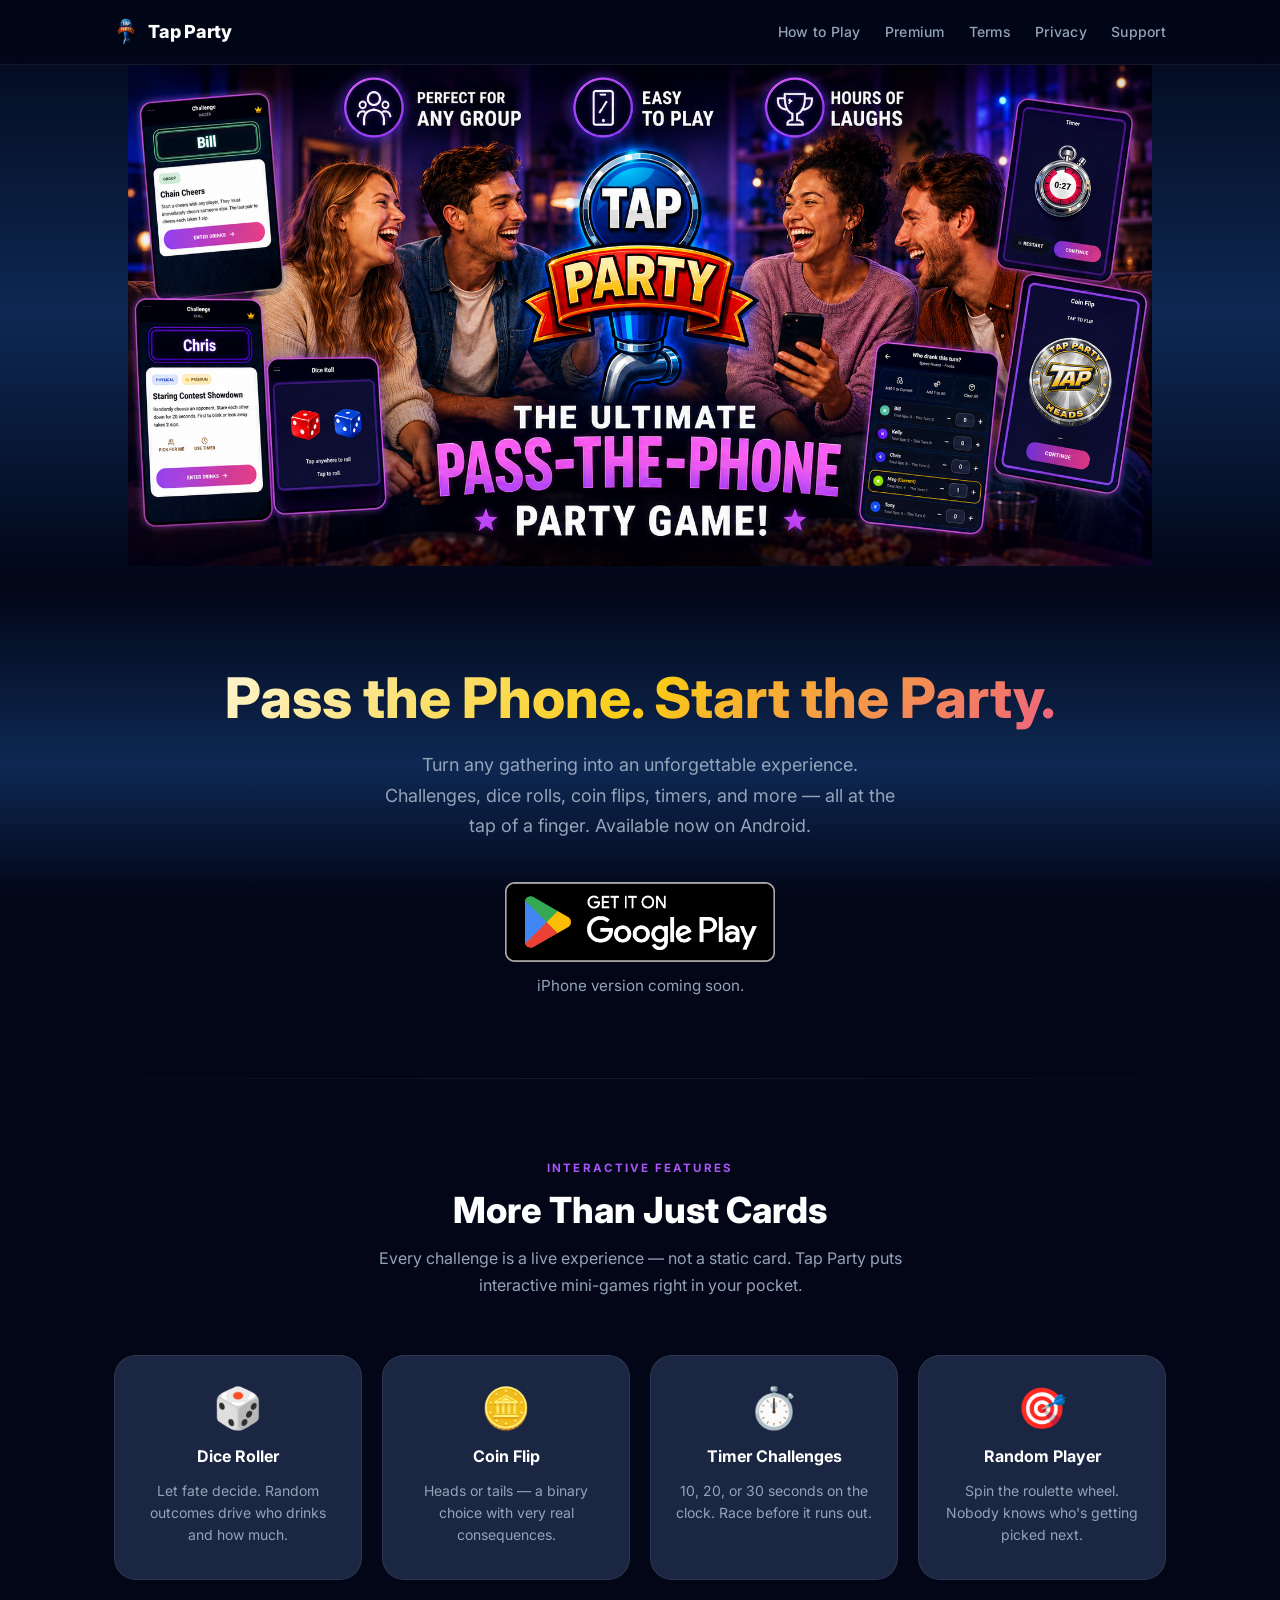
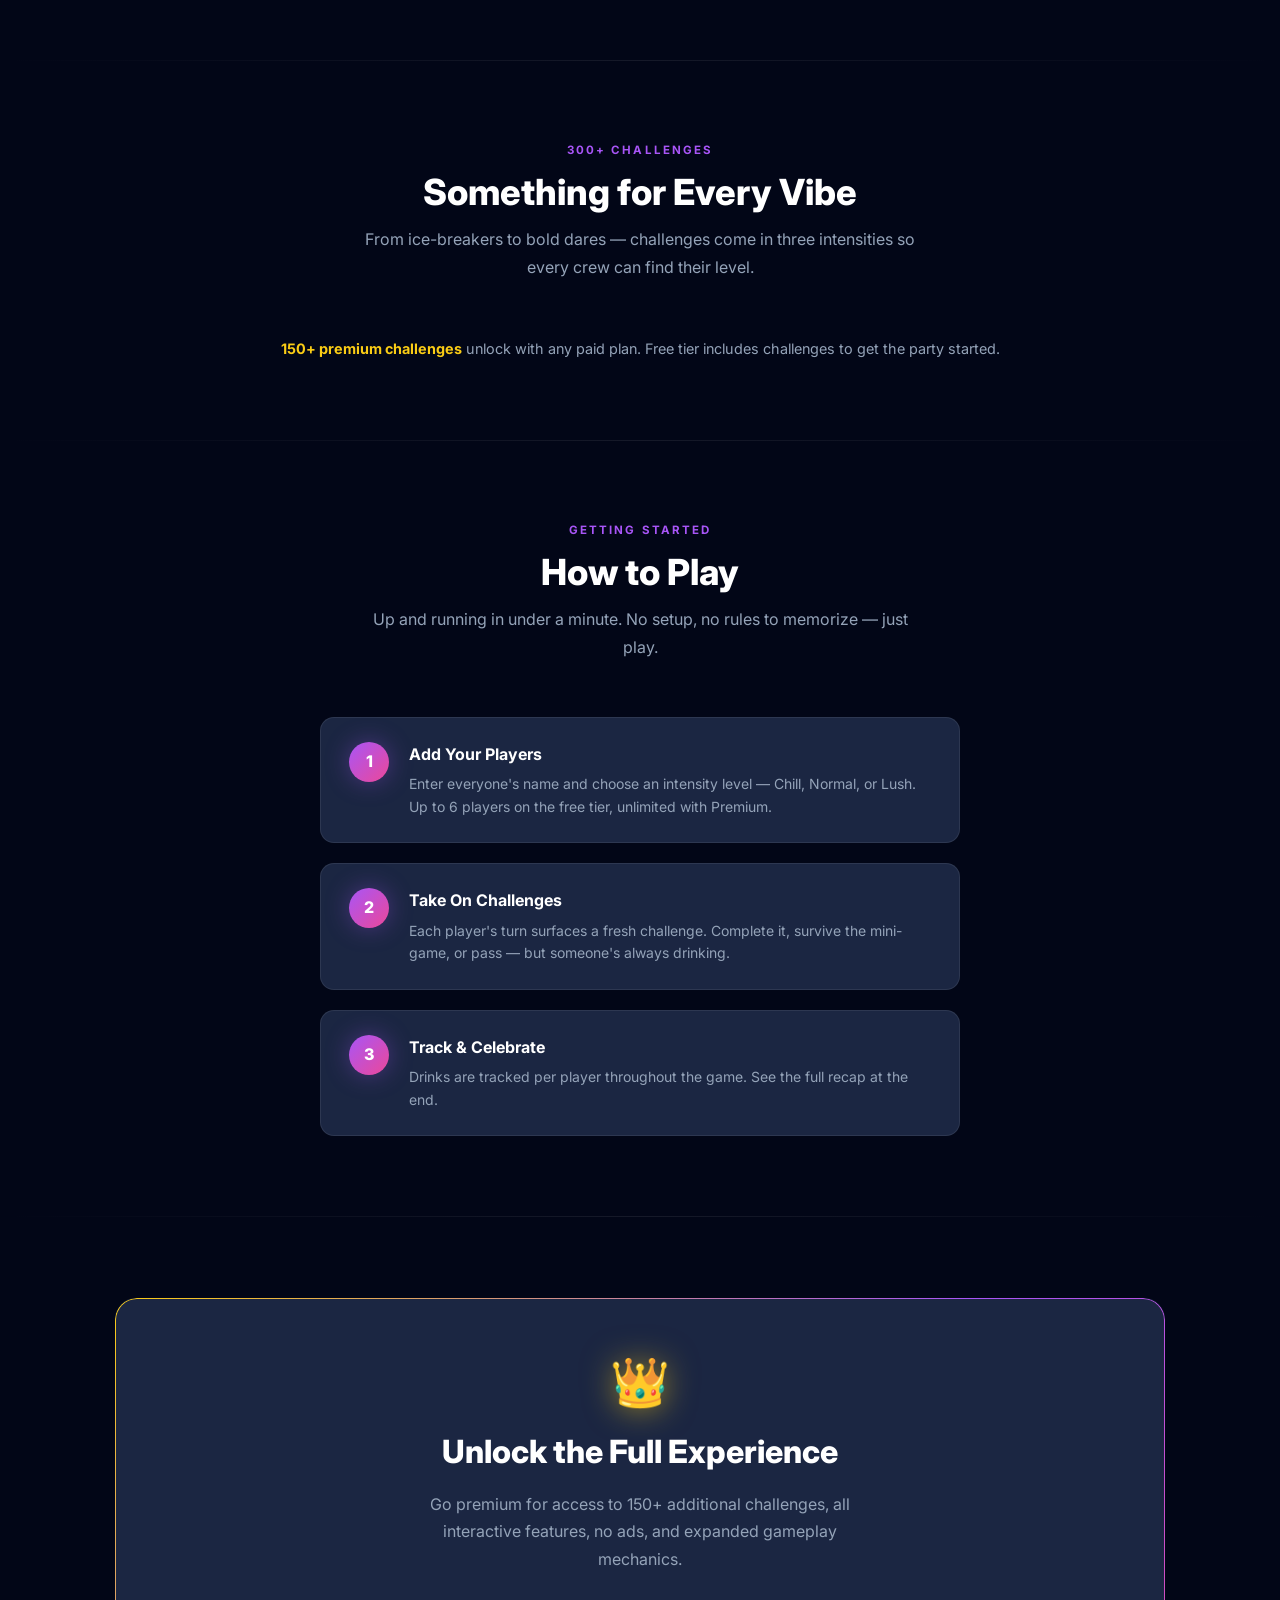
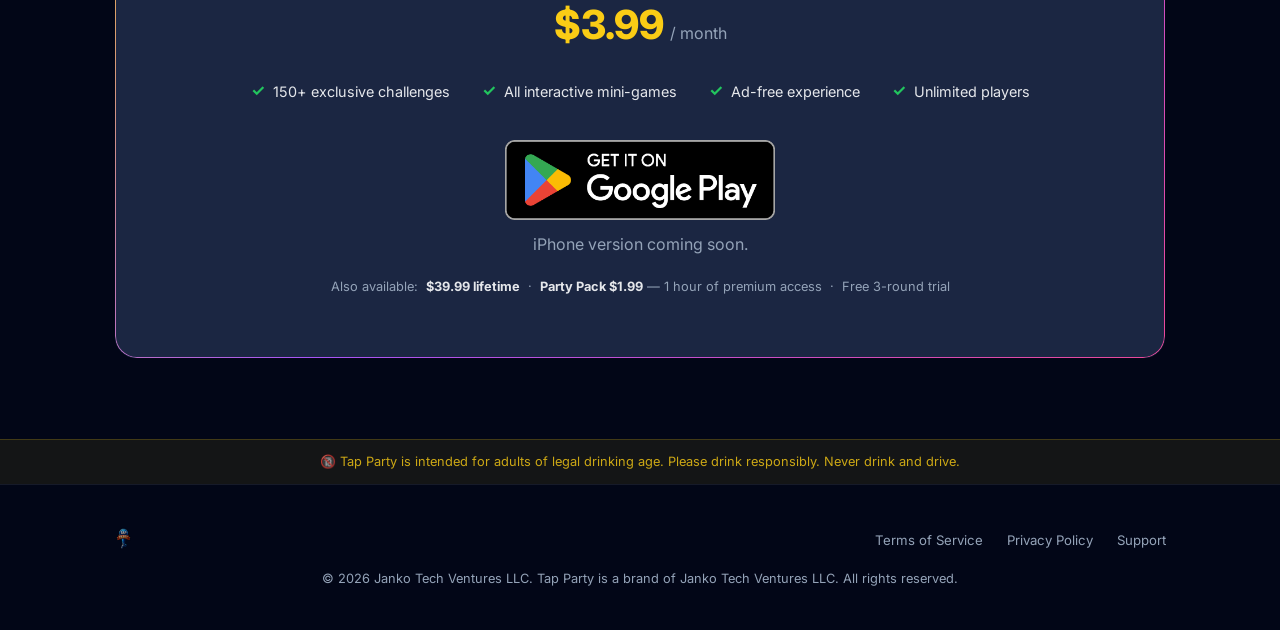
<file: index.html>
<!DOCTYPE html>
<html lang="en">
<head>
  <meta charset="UTF-8" />
  <meta name="viewport" content="width=device-width, initial-scale=1.0" />
  <meta name="description" content="Tap Party — The ultimate social drinking game. 300+ challenges, dice, coin flips, timers, and more. Available now on Android." />
  <meta property="og:title" content="Tap Party — The Ultimate Drinking Party Game" />
  <meta property="og:description" content="Turn any gathering into a party with interactive challenges, dice rolls, coin flips, and more." />
  <meta property="og:type" content="website" />
  <meta property="og:url" content="https://tap-party.com" />
  <meta name="google-site-verification" content="l_l-VH6qj3rCQgFHsSrw2ccgy7wquOpOQwrMKdDGt5Q" />
  <link rel="canonical" href="https://tap-party.com/" />
  
  <title>Tap Party — The Ultimate Drinking Party Game</title>

  <!-- Favicon -->
  <link rel="icon" type="image/png" href="assets/favicon.png" />

  <!-- Fonts -->
  <link rel="preconnect" href="https://fonts.googleapis.com" />
  <link rel="preconnect" href="https://fonts.gstatic.com" crossorigin />
  <link href="https://fonts.googleapis.com/css2?family=Inter:wght@400;500;700;800&display=swap" rel="stylesheet" />

  <!-- Stylesheet -->
  <link rel="stylesheet" href="styles.css" />
</head>
<body>

  <!-- ── Navigation ── -->
  <nav class="nav">
    <div class="container nav__inner">
      <a href="index.html" class="nav__brand">
        <img
          src="assets/images/logo-main2.png"
          alt="Tap Party"
          class="nav__logo"
        />
        <span class="nav__brand-text">Tap Party</span>
      </a>
      <ul class="nav__links">
        <li><a href="#how-to-play">How to Play</a></li>
        <li><a href="#premium">Premium</a></li>
        <li><a href="terms.html">Terms</a></li>
        <li><a href="privacy.html">Privacy</a></li>
        <li><a href="support.html">Support</a></li>
      </ul>
    </div>
  </nav>

  <!-- ── Hero Banner ── -->
  <div class="hero-banner">
    <img
      src="assets/images/Banner1024x500.png"
      alt="Tap Party — The Ultimate Pass-the-Phone Game"
      class="hero-banner__img"
    />
  </div>

  <!-- ── Hero ── -->
  <section class="hero">
    <div class="container">
      <h1 class="hero__title">Pass the Phone. Start the Party.</h1>

      <p class="hero__subtitle">
        Turn any gathering into an unforgettable experience. Challenges, dice rolls,
        coin flips, timers, and more — all at the tap of a finger. Available now on Android.
      </p>

      <div class="store-badges">
        <a
          href="https://play.google.com/store/apps/details?id=com.jankotechventures.tapparty"
          target="_blank"
          rel="noopener noreferrer"
        >
          <img
            src="assets/images/GetItOnGooglePlay_Badge_Web_color_English.png"
            alt="Get it on Google Play"
            style="height:80px;width:auto;"
          />
        </a>
      </div>

      <p style="margin-top:12px;color:var(--text-muted);font-size:.95rem;">
        iPhone version coming soon.
      </p>
    </div>
  </section>

  <hr class="divider" />

  <!-- ── Features ── -->
  <section class="features" id="features">
    <div class="container">
      <p class="section-label">Interactive Features</p>
      <h2 class="section-title">More Than Just Cards</h2>
      <p class="section-desc">
        Every challenge is a live experience — not a static card. Tap Party puts
        interactive mini-games right in your pocket.
      </p>

      <div class="features__grid">
        <div class="feature-card">
          <div class="feature-card__icon">🎲</div>
          <div class="feature-card__title">Dice Roller</div>
          <div class="feature-card__desc">
            Let fate decide. Random outcomes drive who drinks and how much.
          </div>
        </div>

        <div class="feature-card">
          <div class="feature-card__icon">🪙</div>
          <div class="feature-card__title">Coin Flip</div>
          <div class="feature-card__desc">
            Heads or tails — a binary choice with very real consequences.
          </div>
        </div>

        <div class="feature-card">
          <div class="feature-card__icon">⏱️</div>
          <div class="feature-card__title">Timer Challenges</div>
          <div class="feature-card__desc">
            10, 20, or 30 seconds on the clock. Race before it runs out.
          </div>
        </div>

        <div class="feature-card">
          <div class="feature-card__icon">🎯</div>
          <div class="feature-card__title">Random Player</div>
          <div class="feature-card__desc">
            Spin the roulette wheel. Nobody knows who's getting picked next.
          </div>
        </div>
      </div>
    </div>
  </section>

  <hr class="divider" />

  <!-- ── Challenge Examples ── -->
  <section class="features" id="challenges">
    <div class="container">
      <p class="section-label">300+ Challenges</p>
      <h2 class="section-title">Something for Every Vibe</h2>
      <p class="section-desc">
        From ice-breakers to bold dares — challenges come in three intensities
        so every crew can find their level.
      </p>

 <!--     <div class="challenges__grid">
        <div class="challenge-card">
          <div class="challenge-card__tags">
            <span class="tag tag--chill">Chill</span>
            <span class="tag tag--free">Free</span>
          </div>
          <div class="challenge-card__title">Cheers to the Host</div>
          <div class="challenge-card__desc">
            Everyone raises their glass to the host. Host takes a well-earned sip.
          </div>
        </div>

        <div class="challenge-card">
          <div class="challenge-card__tags">
            <span class="tag tag--normal">Normal</span>
            <span class="tag tag--free">Free</span>
          </div>
          <div class="challenge-card__title">Table Tap</div>
          <div class="challenge-card__desc">
            Everyone taps the table. Last person to tap has to drink.
          </div>
        </div>

        <div class="challenge-card">
          <div class="challenge-card__tags">
            <span class="tag tag--normal">Normal</span>
            <span class="tag tag--premium">Premium</span>
          </div>
          <div class="challenge-card__title">Two Truths, One Sip</div>
          <div class="challenge-card__desc">
            Share two truths and one lie. Anyone who guesses wrong takes a sip.
          </div>
        </div>

        <div class="challenge-card">
          <div class="challenge-card__tags">
            <span class="tag tag--lush">Lush</span>
            <span class="tag tag--premium">Premium</span>
          </div>
          <div class="challenge-card__title">Truth or Sip</div>
          <div class="challenge-card__desc">
            Answer a bold question honestly — or take 2 sips. No hiding allowed.
          </div>
        </div>
      </div>
-->
      <p class="challenges__cta">
        <strong>150+ premium challenges</strong> unlock with any paid plan. Free tier includes challenges to get the party started.
      </p>
      
    </div>
  </section>

  <hr class="divider" />

  <!-- ── How to Play ── -->
  <section class="howto" id="how-to-play">
    <div class="container">
      <p class="section-label">Getting Started</p>
      <h2 class="section-title">How to Play</h2>
      <p class="section-desc">
        Up and running in under a minute. No setup, no rules to memorize — just play.
      </p>

      <div class="howto__steps">
        <div class="step">
          <div class="step__number">1</div>
          <div>
            <div class="step__title">Add Your Players</div>
            <div class="step__desc">
              Enter everyone's name and choose an intensity level — Chill, Normal, or Lush.
              Up to 6 players on the free tier, unlimited with Premium.
            </div>
          </div>
        </div>

        <div class="step">
          <div class="step__number">2</div>
          <div>
            <div class="step__title">Take On Challenges</div>
            <div class="step__desc">
              Each player's turn surfaces a fresh challenge. Complete it, survive the
              mini-game, or pass — but someone's always drinking.
            </div>
          </div>
        </div>

        <div class="step">
          <div class="step__number">3</div>
          <div>
            <div class="step__title">Track &amp; Celebrate</div>
            <div class="step__desc">
              Drinks are tracked per player throughout the game. See the full recap
              at the end.
            </div>
          </div>
        </div>
      </div>
    </div>
  </section>

  <hr class="divider" />

  <!-- ── Premium ── -->
  <section class="premium" id="premium">
    <div class="container">
      <div class="premium__card">
        <div class="premium__crown">👑</div>
        <h2 class="premium__title">Unlock the Full Experience</h2>
        <p class="premium__desc">
          Go premium for access to 150+ additional challenges, all interactive
          features, no ads, and expanded gameplay mechanics.
        </p>

        <div class="premium__pricing">
          <span class="premium__price">$3.99</span>
          <span class="premium__period">/ month</span>
        </div>

        <ul class="premium__perks">
          <li><span class="perk-check">✓</span> 150+ exclusive challenges</li>
          <li><span class="perk-check">✓</span> All interactive mini-games</li>
          <li><span class="perk-check">✓</span> Ad-free experience</li>
          <li><span class="perk-check">✓</span> Unlimited players</li>
        </ul>

        <div style="display:flex;justify-content:center;">
          <a
            href="https://play.google.com/store/apps/details?id=com.jankotechventures.tapparty"
            target="_blank"
            rel="noopener noreferrer"
          >
            <img
              src="assets/images/GetItOnGooglePlay_Badge_Web_color_English.png"
              alt="Get it on Google Play"
              style="height:80px;width:auto;"
            />
          </a>
        </div>

        <p style="margin-top:12px;color:var(--text-muted);text-align:center;">
          iPhone version coming soon.
        </p>

        <p style="margin-top:20px;font-size:0.8rem;color:var(--text-muted);">
          Also available: &nbsp;<strong style="color:var(--text-primary)">$39.99 lifetime</strong> &nbsp;·&nbsp;
          <strong style="color:var(--text-primary)">Party Pack $1.99</strong> — 1 hour of premium access &nbsp;·&nbsp;
          Free 3-round trial
        </p>
      </div>
    </div>
  </section>

  <!-- ── Age Notice ── -->
  <div class="age-notice">
    <div class="container">
      <p>🔞 Tap Party is intended for adults of legal drinking age. Please drink responsibly. Never drink and drive.</p>
    </div>
  </div>

  <!-- ── Footer ── -->
  <footer class="footer">
    <div class="container">
      <div class="footer__inner">
        <img
          src="assets/images/logo-main2.png"
          alt="Tap Party"
          class="footer__logo"
        />
        <ul class="footer__links">
          <li><a href="terms.html">Terms of Service</a></li>
          <li><a href="privacy.html">Privacy Policy</a></li>
          <li><a href="support.html">Support</a></li>
        </ul>
      </div>
      <p class="footer__copy">
        &copy; <script>document.write(new Date().getFullYear())</script> Janko Tech Ventures LLC. Tap Party is a brand of Janko Tech Ventures LLC. All rights reserved.
      </p>
    </div>
  </footer>

</body>
</html>
</file>
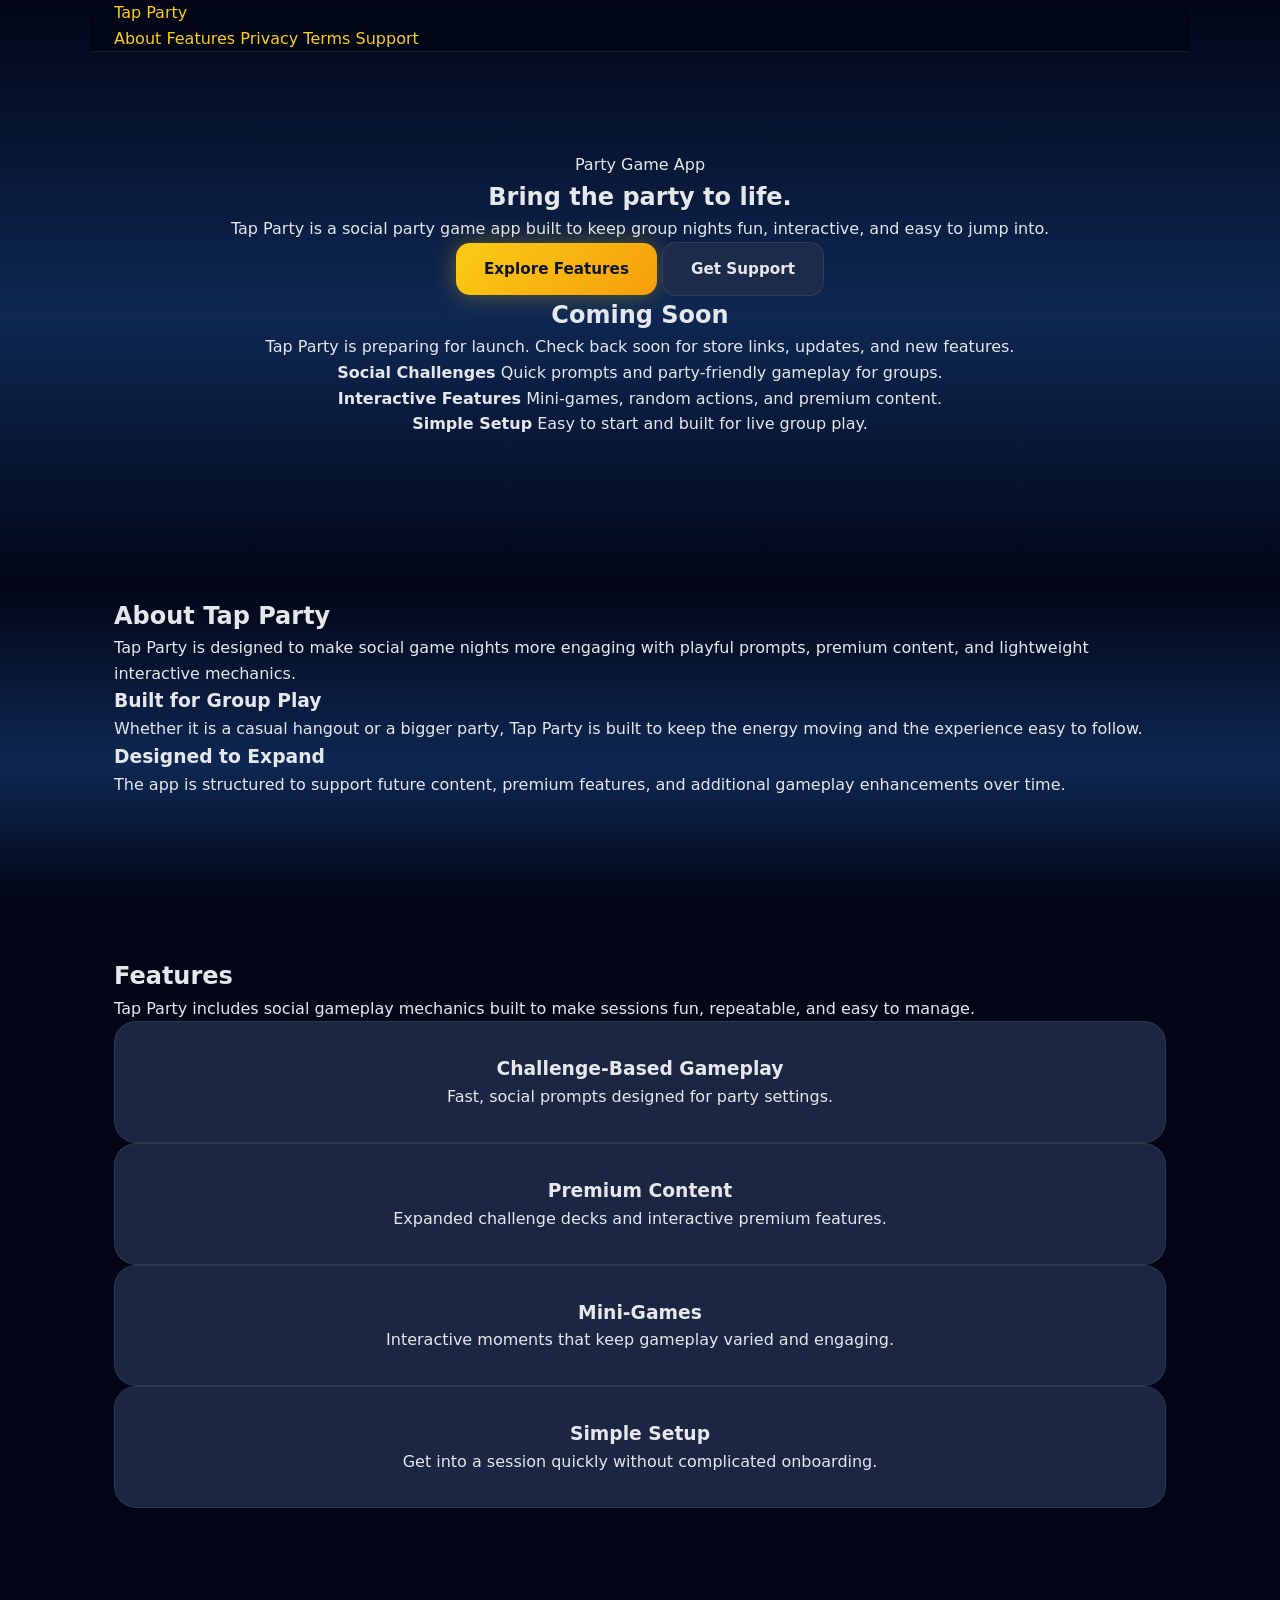
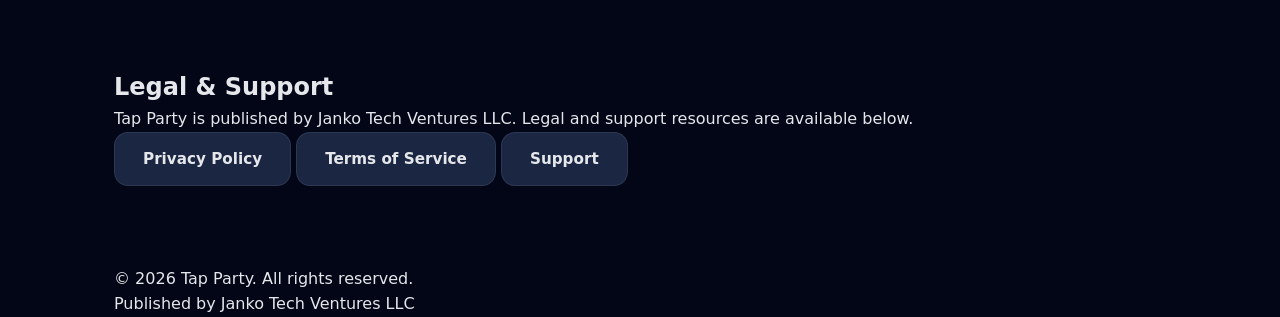
<file: index-old.html>
<!DOCTYPE html>
<html lang="en">
<head>
  <meta charset="UTF-8" />
  <meta name="viewport" content="width=device-width, initial-scale=1.0" />
  <title>Tap Party</title>
  <meta
    name="description"
    content="Tap Party is a social party game app with challenges, mini-games, and premium features for group play."
  />
  <link rel="stylesheet" href="./styles.css" />
</head>
<body>
  <header class="site-header">
    <div class="container nav">
      <a class="brand" href="./index.html">Tap Party</a>
      <nav class="nav-links">
        <a href="#about">About</a>
        <a href="#features">Features</a>
        <a href="./privacy.html">Privacy</a>
        <a href="./terms.html">Terms</a>
        <a href="./support.html">Support</a>
      </nav>
    </div>
  </header>

  <main>
    <section class="hero">
      <div class="container hero-grid">
        <div class="hero-copy">
          <div class="eyebrow">Party Game App</div>
          <h1>Bring the party to life.</h1>
          <p>
            Tap Party is a social party game app built to keep group nights fun,
            interactive, and easy to jump into.
          </p>
          <div class="cta-row">
            <a class="btn btn-primary" href="#features">Explore Features</a>
            <a class="btn btn-secondary" href="./support.html">Get Support</a>
          </div>
        </div>

        <aside class="hero-card">
          <h2>Coming Soon</h2>
          <p>
            Tap Party is preparing for launch. Check back soon for store links,
            updates, and new features.
          </p>
          <div class="mini-list">
            <div class="mini-item">
              <strong>Social Challenges</strong>
              Quick prompts and party-friendly gameplay for groups.
            </div>
            <div class="mini-item">
              <strong>Interactive Features</strong>
              Mini-games, random actions, and premium content.
            </div>
            <div class="mini-item">
              <strong>Simple Setup</strong>
              Easy to start and built for live group play.
            </div>
          </div>
        </aside>
      </div>
    </section>

    <section id="about" class="section">
      <div class="container">
        <div class="section-header">
          <h2>About Tap Party</h2>
          <p>
            Tap Party is designed to make social game nights more engaging with
            playful prompts, premium content, and lightweight interactive mechanics.
          </p>
        </div>

        <div class="grid-2">
          <div class="section-card">
            <h3>Built for Group Play</h3>
            <p>
              Whether it is a casual hangout or a bigger party, Tap Party is built
              to keep the energy moving and the experience easy to follow.
            </p>
          </div>
          <div class="section-card">
            <h3>Designed to Expand</h3>
            <p>
              The app is structured to support future content, premium features,
              and additional gameplay enhancements over time.
            </p>
          </div>
        </div>
      </div>
    </section>

    <section id="features" class="section">
      <div class="container">
        <div class="section-header">
          <h2>Features</h2>
          <p>
            Tap Party includes social gameplay mechanics built to make sessions fun,
            repeatable, and easy to manage.
          </p>
        </div>

        <div class="feature-grid">
          <div class="feature-card">
            <h3>Challenge-Based Gameplay</h3>
            <p>Fast, social prompts designed for party settings.</p>
          </div>
          <div class="feature-card">
            <h3>Premium Content</h3>
            <p>Expanded challenge decks and interactive premium features.</p>
          </div>
          <div class="feature-card">
            <h3>Mini-Games</h3>
            <p>Interactive moments that keep gameplay varied and engaging.</p>
          </div>
          <div class="feature-card">
            <h3>Simple Setup</h3>
            <p>Get into a session quickly without complicated onboarding.</p>
          </div>
        </div>
      </div>
    </section>

    <section class="section section-alt">
      <div class="container">
        <div class="section-card legal-card">
          <h2>Legal & Support</h2>
          <p>
            Tap Party is published by Janko Tech Ventures LLC. Legal and support resources are available below.
          </p>
          <div class="legal-links">
            <a class="btn btn-secondary" href="./privacy.html">Privacy Policy</a>
            <a class="btn btn-secondary" href="./terms.html">Terms of Service</a>
            <a class="btn btn-secondary" href="./support.html">Support</a>
          </div>
        </div>
      </div>
    </section>
  </main>

  <footer class="site-footer">
    <div class="container footer-inner">
      <div>© 2026 Tap Party. All rights reserved.</div>
      <div>Published by Janko Tech Ventures LLC</div>
    </div>
  </footer>
</body>
</html>
</file>
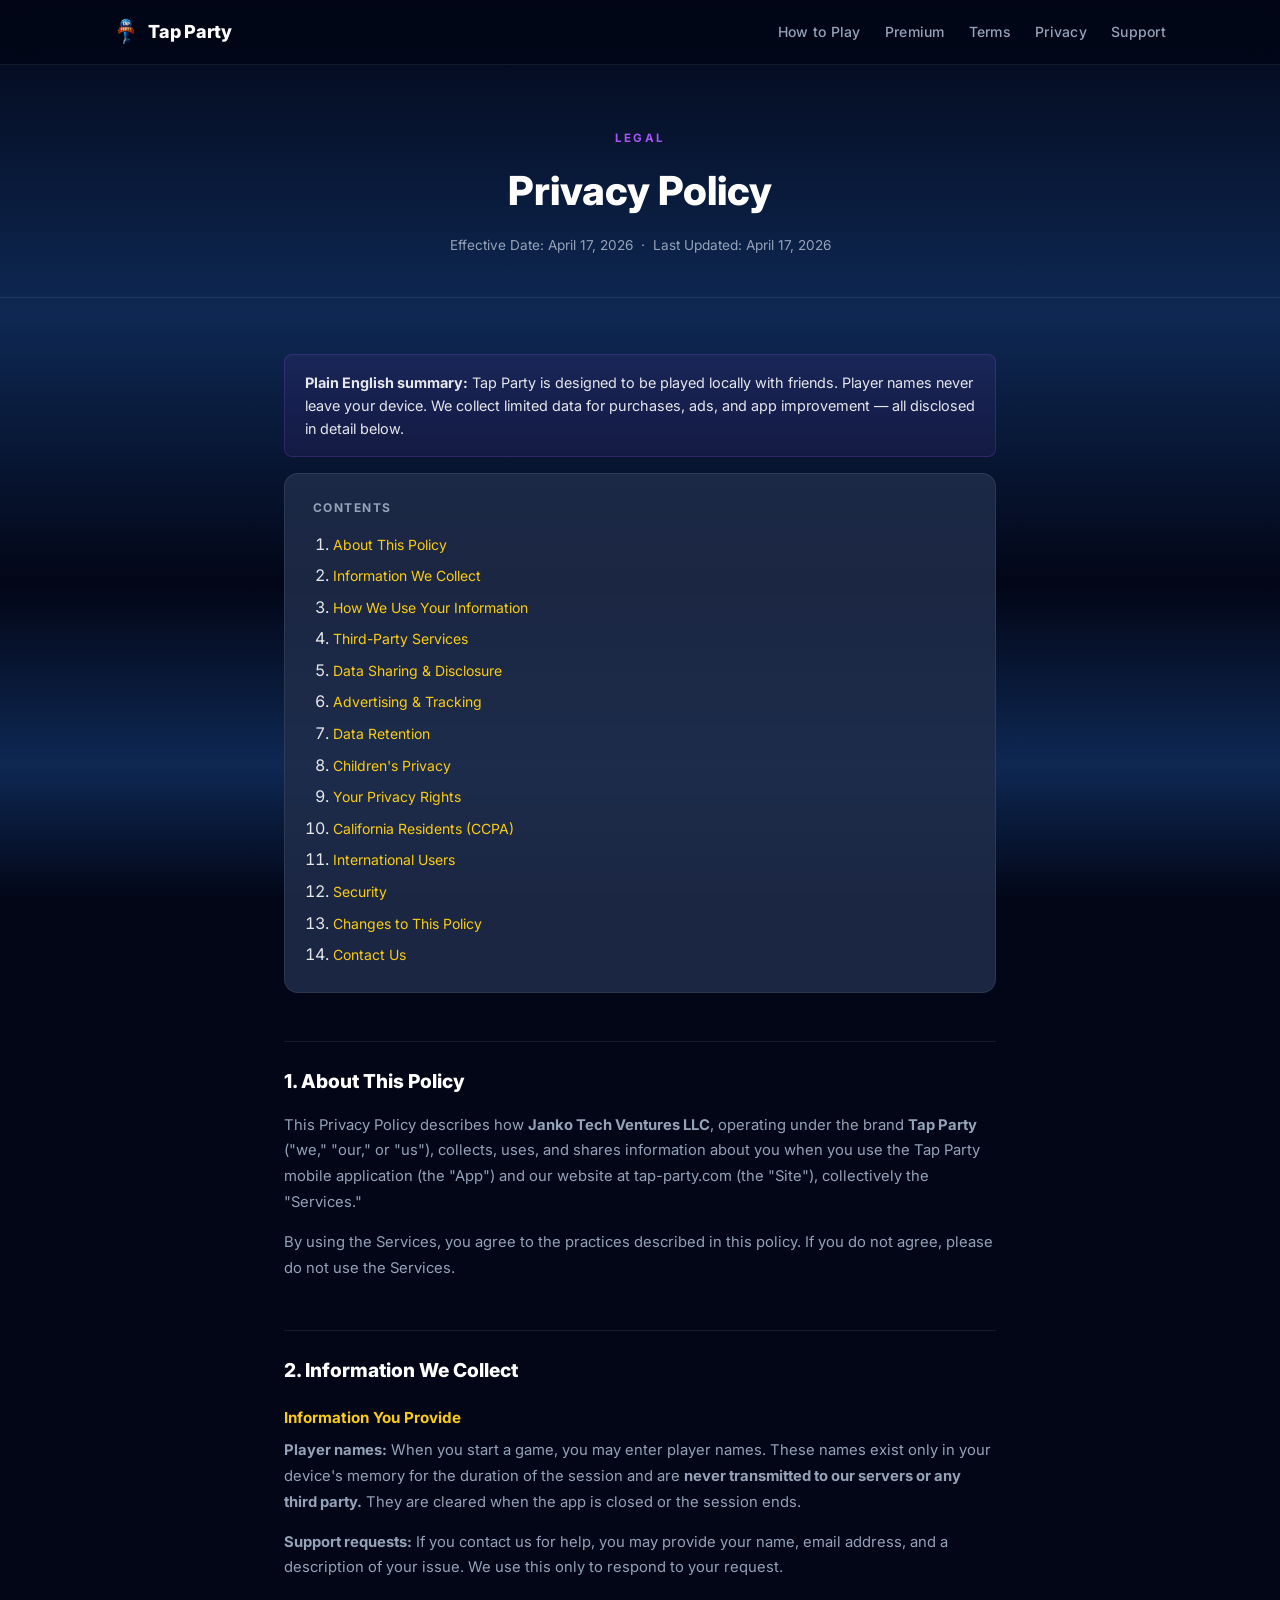
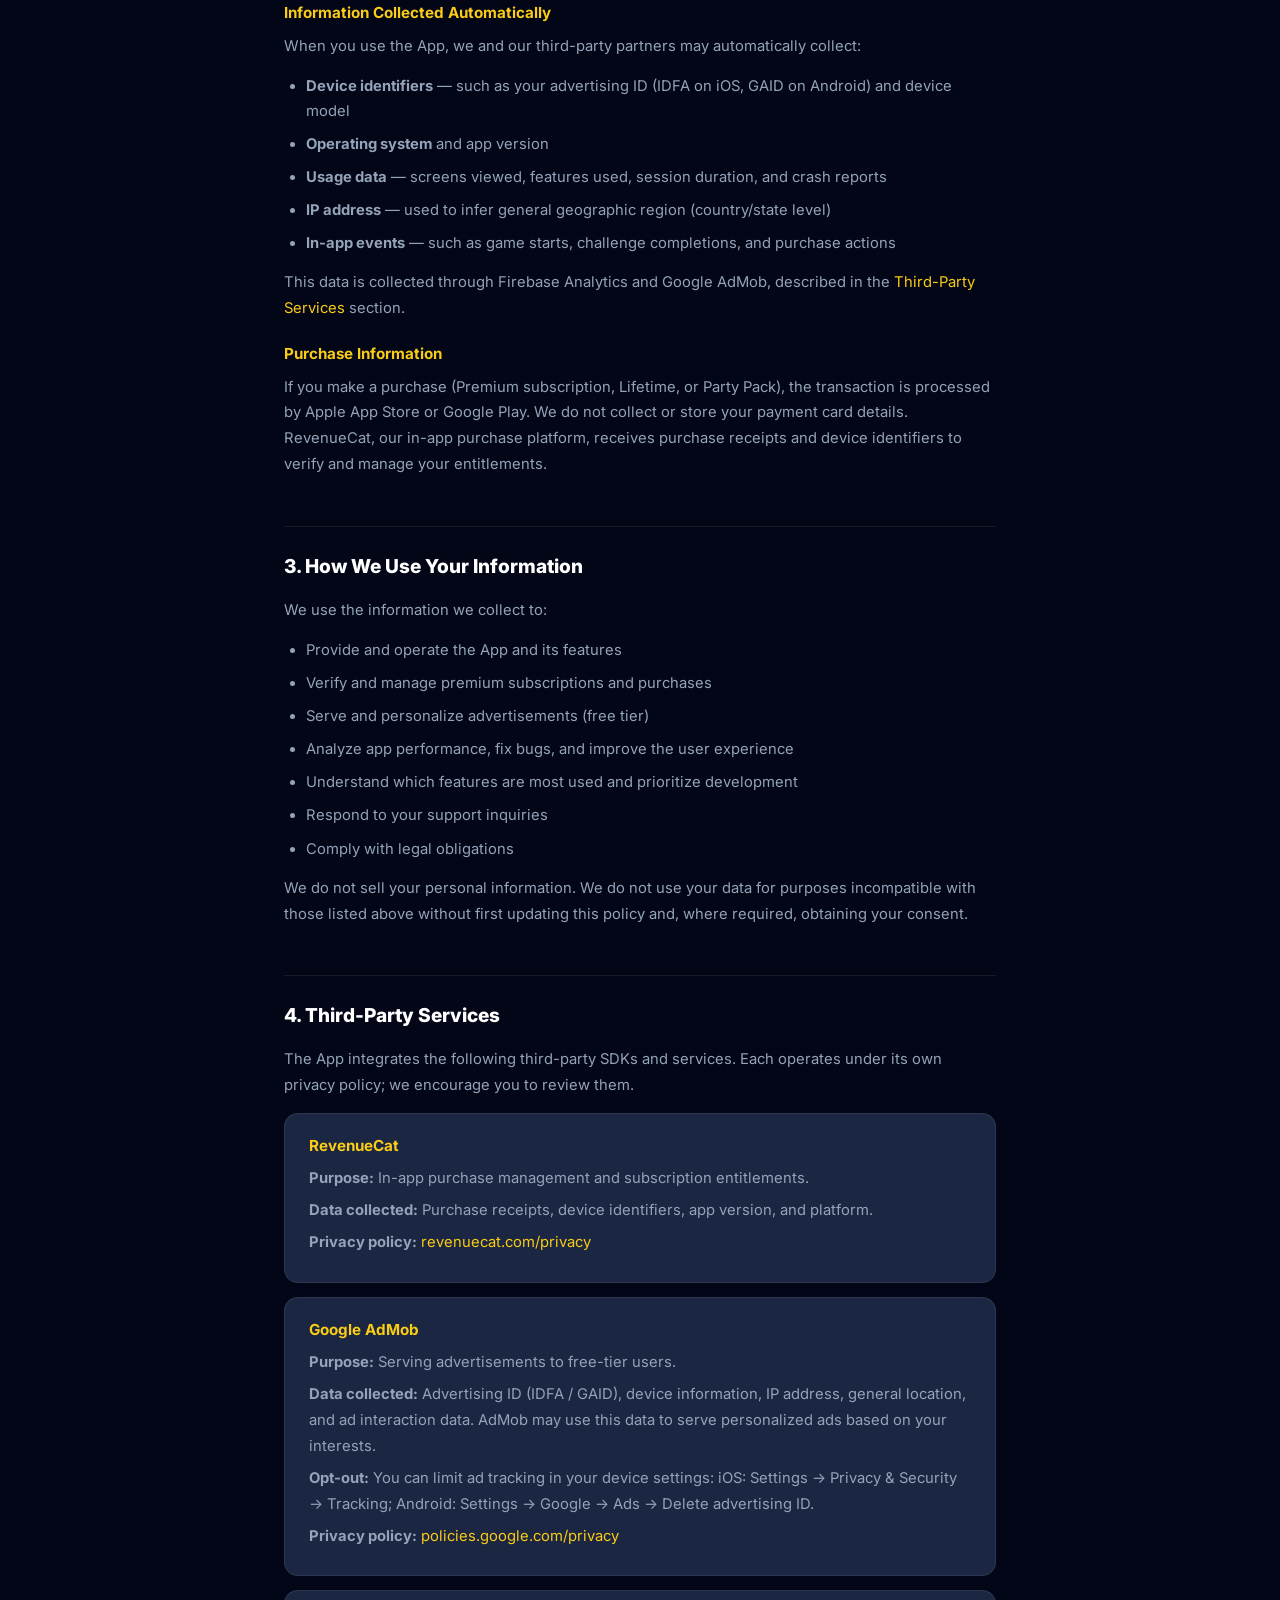
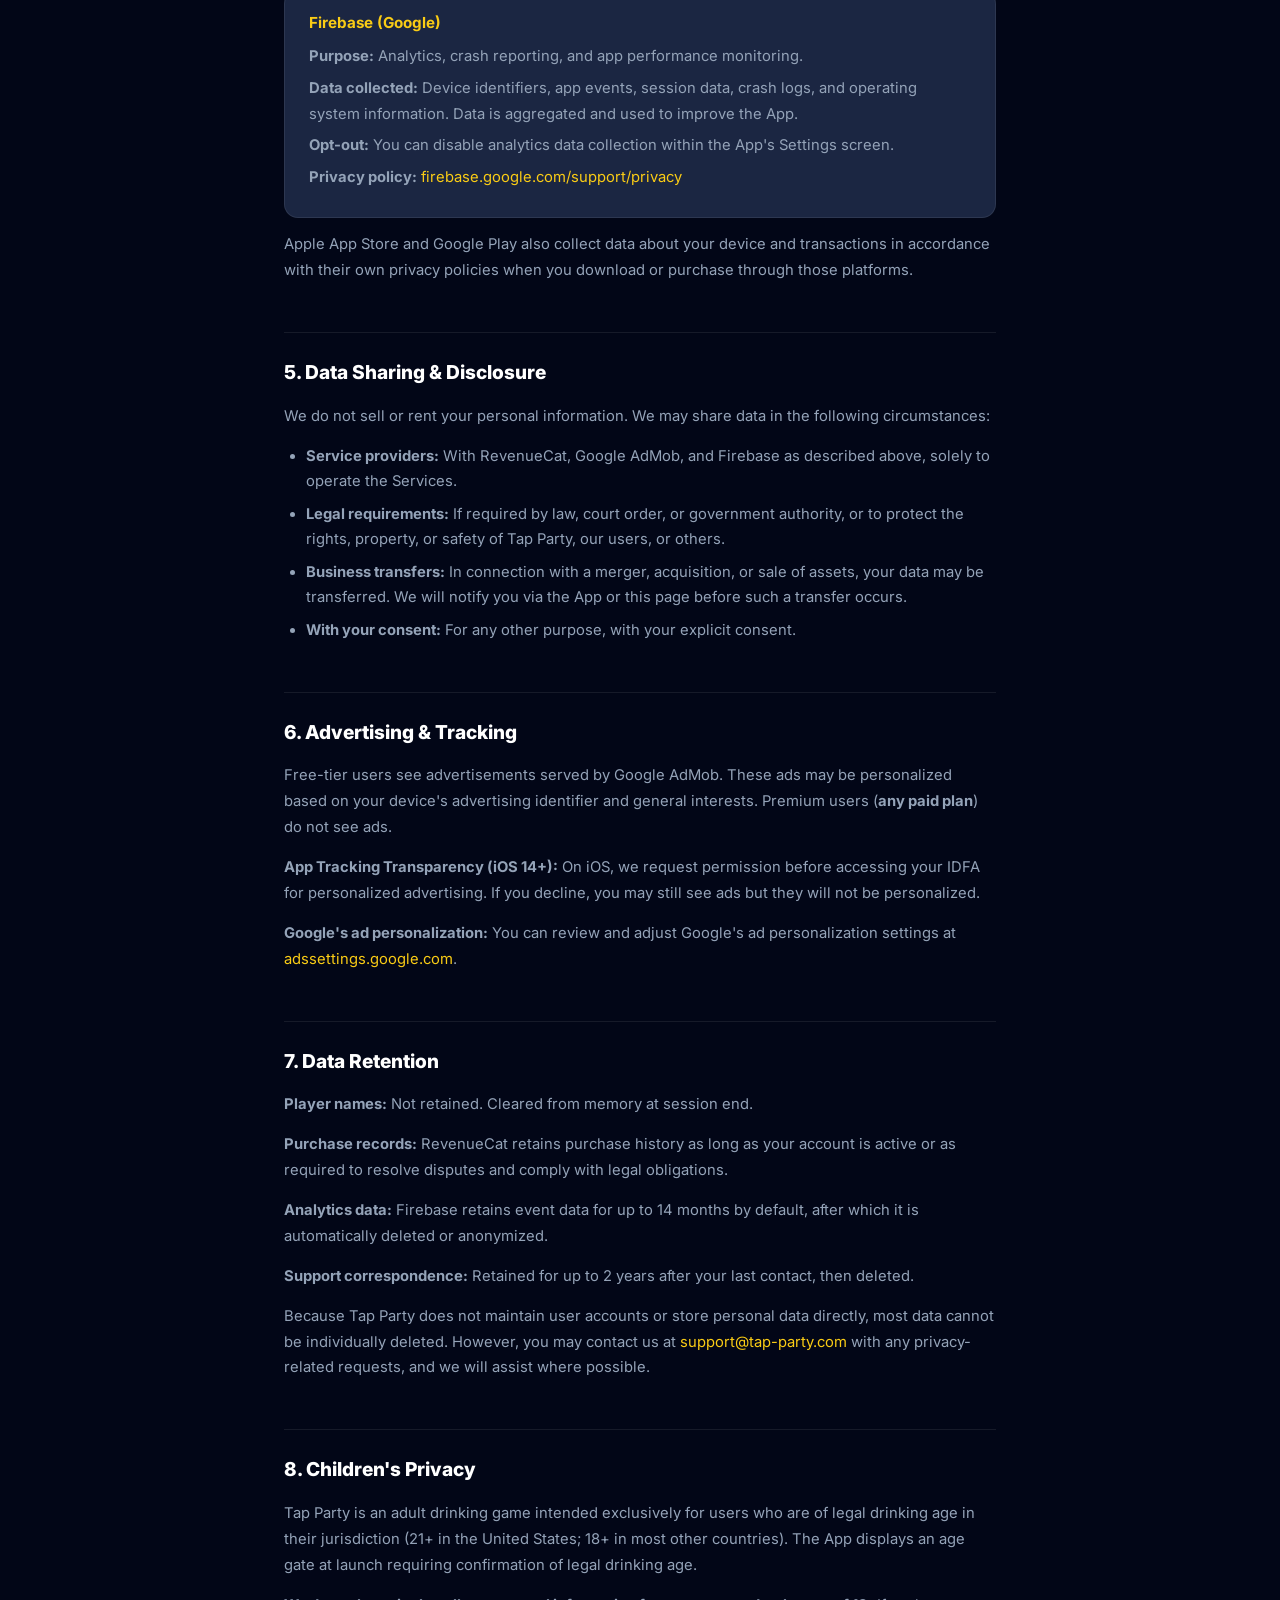
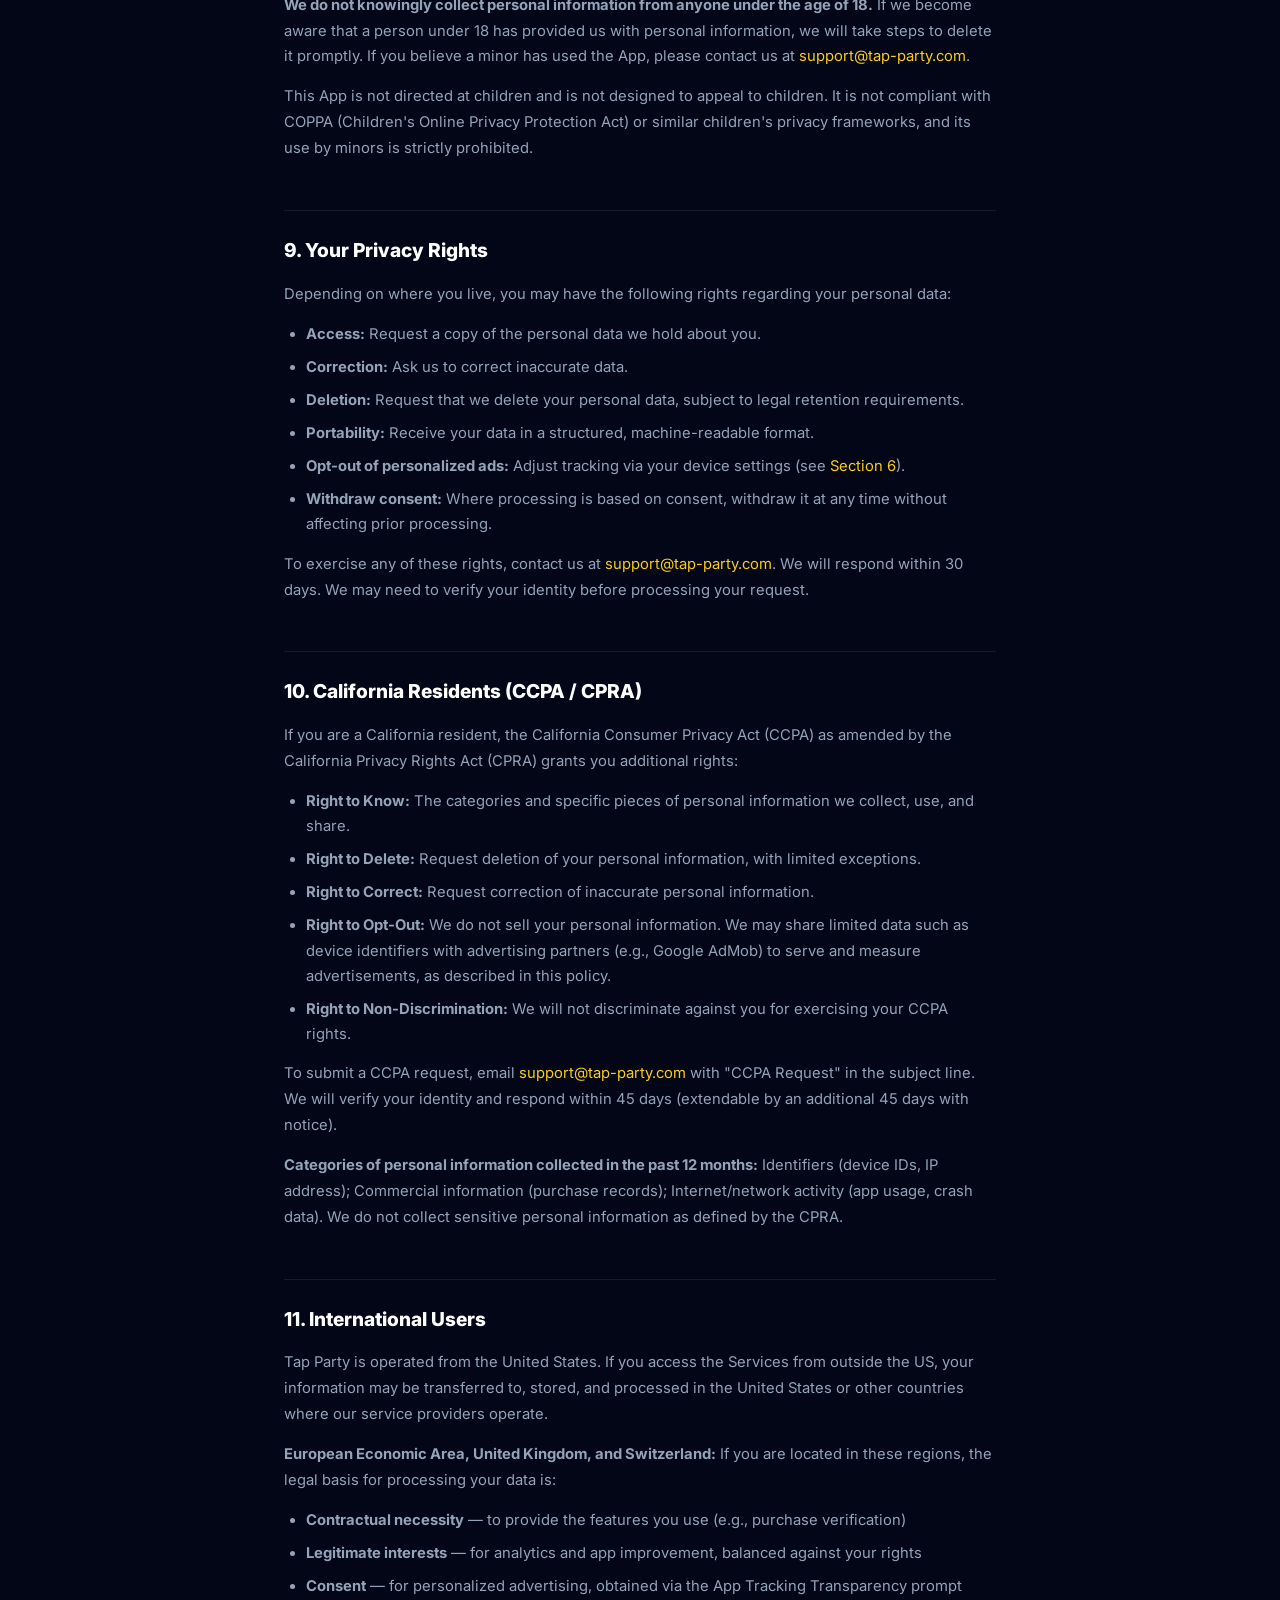
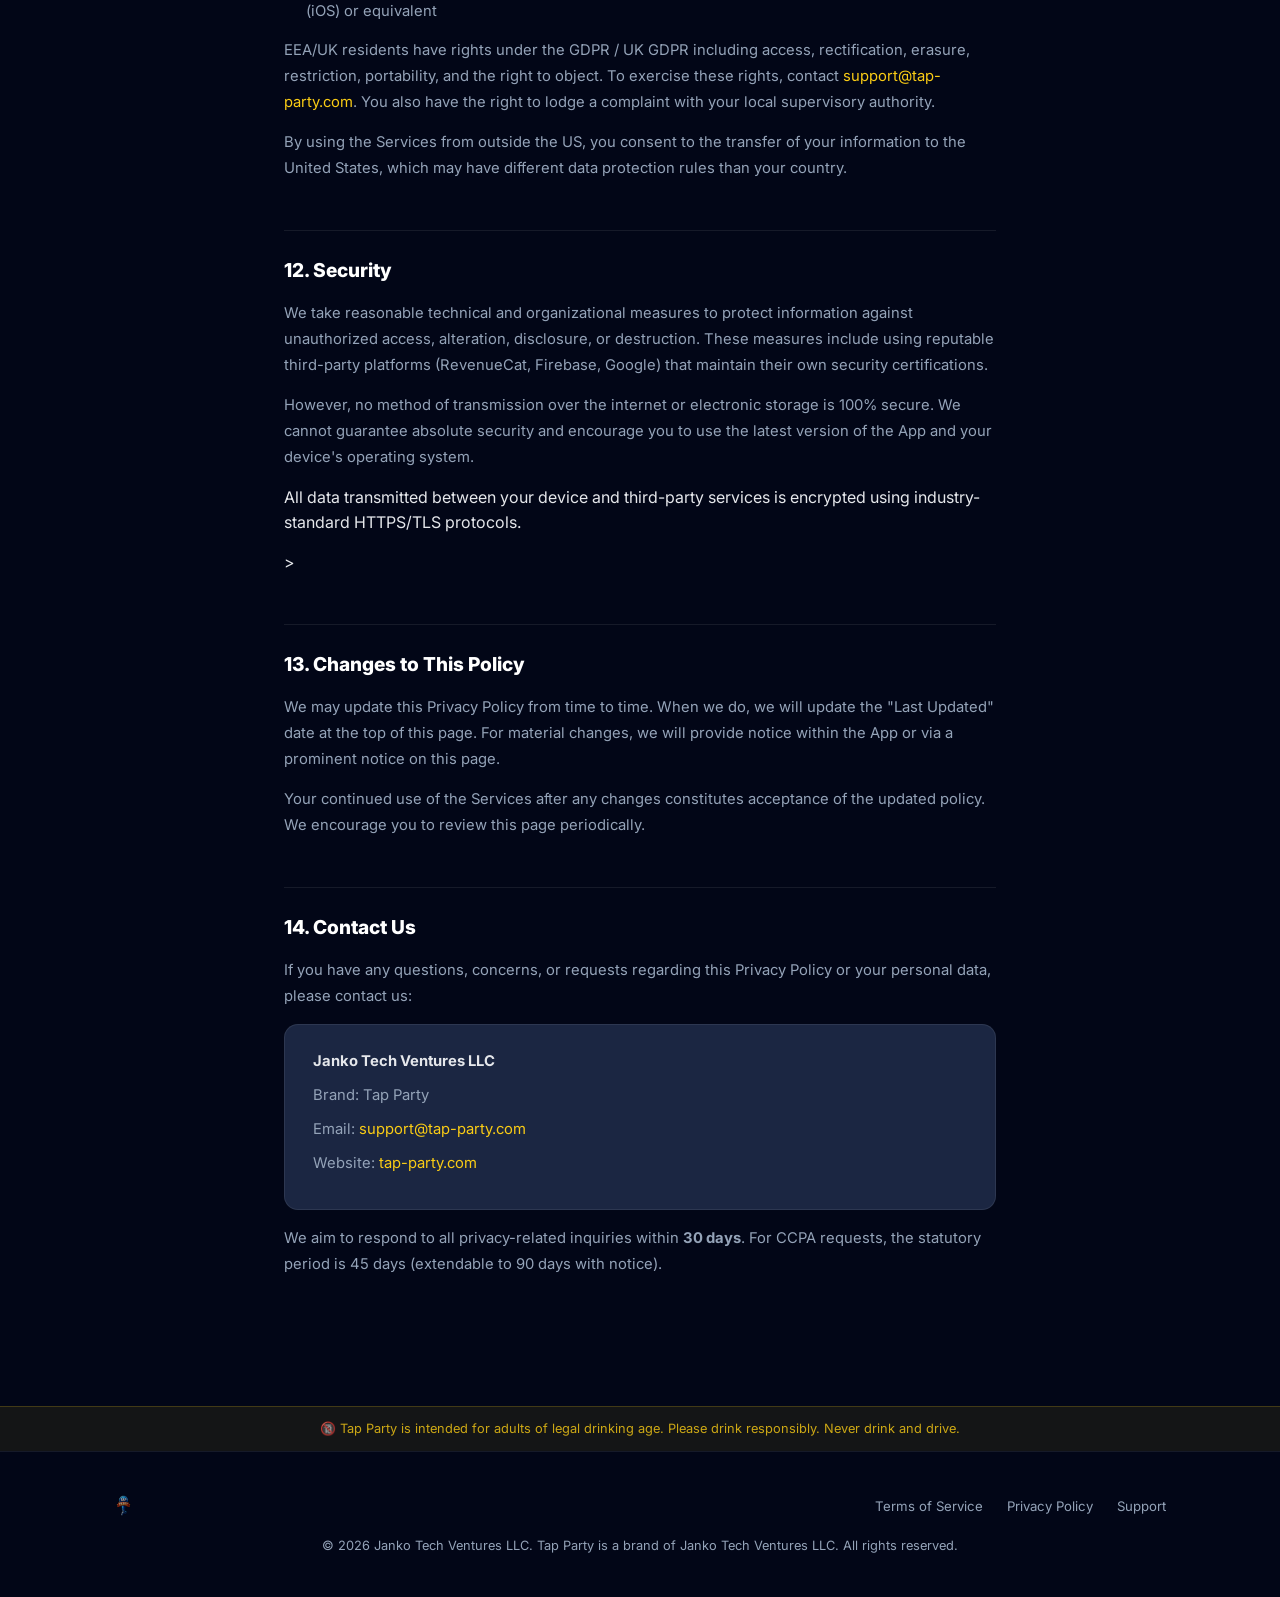
<file: privacy.html>
<!DOCTYPE html>
<html lang="en">
<head>
  <meta charset="UTF-8" />
  <meta name="viewport" content="width=device-width, initial-scale=1.0" />
  <meta name="description" content="Tap Party Privacy Policy — how we collect, use, and protect your information." />
  <title>Privacy Policy — Tap Party</title>

  <link rel="icon" type="image/png" href="assets/favicon.png" />
  <link rel="preconnect" href="https://fonts.googleapis.com" />
  <link rel="preconnect" href="https://fonts.gstatic.com" crossorigin />
  <link href="https://fonts.googleapis.com/css2?family=Inter:wght@400;500;700;800&display=swap" rel="stylesheet" />
  <link rel="stylesheet" href="styles.css" />

  <style>
    /* ── Legal page layout ── */
    .legal-hero {
      padding: 64px 0 40px;
      text-align: center;
      border-bottom: 1px solid var(--card-border);
    }
    .legal-hero__eyebrow {
      font-size: 0.72rem;
      font-weight: 700;
      letter-spacing: 0.18em;
      text-transform: uppercase;
      color: var(--accent-purple);
      margin-bottom: 12px;
    }
    .legal-hero__title {
      font-size: clamp(1.75rem, 4vw, 2.5rem);
      font-weight: 800;
      color: var(--text-heading);
      margin-bottom: 12px;
    }
    .legal-hero__meta {
      font-size: 0.85rem;
      color: var(--text-muted);
    }

    .legal-body {
      max-width: 760px;
      margin: 0 auto;
      padding: 56px 24px 80px;
    }

    .legal-toc {
      background: var(--card-bg);
      border: 1px solid var(--card-border);
      border-radius: var(--radius-md);
      padding: 24px 28px;
      margin-bottom: 48px;
    }
    .legal-toc__title {
      font-size: 0.75rem;
      font-weight: 700;
      letter-spacing: 0.12em;
      text-transform: uppercase;
      color: var(--text-muted);
      margin-bottom: 14px;
    }
    .legal-toc ol {
      padding-left: 20px;
      display: flex;
      flex-direction: column;
      gap: 6px;
    }
    .legal-toc a {
      font-size: 0.875rem;
      color: var(--accent-yellow);
    }
    .legal-toc a:hover { color: #fff; }

    .legal-section {
      margin-bottom: 48px;
    }
    .legal-section h2 {
      font-size: 1.2rem;
      font-weight: 800;
      color: var(--text-heading);
      margin-bottom: 16px;
      padding-top: 8px;
      border-top: 1px solid var(--card-border);
      padding-top: 24px;
    }
    .legal-section h3 {
      font-size: 0.95rem;
      font-weight: 700;
      color: var(--accent-yellow);
      margin: 20px 0 8px;
    }
    .legal-section p {
      font-size: 0.925rem;
      color: var(--text-muted);
      line-height: 1.75;
      margin-bottom: 14px;
    }
    .legal-section ul,
    .legal-section ol {
      padding-left: 22px;
      display: flex;
      flex-direction: column;
      gap: 8px;
      margin-bottom: 14px;
    }
    .legal-section li {
      font-size: 0.925rem;
      color: var(--text-muted);
      line-height: 1.7;
    }
    .legal-section a {
      color: var(--accent-yellow);
    }
    .legal-section a:hover { color: #fff; }

    .highlight-box {
      background: rgba(168, 85, 247, 0.08);
      border: 1px solid rgba(168, 85, 247, 0.2);
      border-radius: var(--radius-sm);
      padding: 16px 20px;
      margin-bottom: 16px;
    }
    .highlight-box p {
      margin: 0;
      color: var(--text-primary) !important;
      font-size: 0.9rem !important;
    }

    .third-party-card {
      background: var(--card-bg);
      border: 1px solid var(--card-border);
      border-radius: var(--radius-md);
      padding: 20px 24px;
      margin-bottom: 14px;
    }
    .third-party-card h3 {
      margin: 0 0 8px !important;
      border: none !important;
    }
    .third-party-card p {
      margin: 0 0 6px !important;
    }

    .contact-card {
      background: var(--card-bg);
      border: 1px solid var(--card-border);
      border-radius: var(--radius-md);
      padding: 24px 28px;
    }
    .contact-card p { margin-bottom: 8px !important; }
    .contact-card strong { color: var(--text-primary); }
  </style>
</head>
<body>

  <!-- ── Navigation ── -->
  <nav class="nav">
    <div class="container nav__inner">
      <a href="index.html" class="nav__brand">
        <img src="assets/images/logo-main2.png" alt="Tap Party" class="nav__logo" />
        <span class="nav__brand-text">Tap Party</span>
      </a>
      <ul class="nav__links">
        <li><a href="index.html#how-to-play">How to Play</a></li>
        <li><a href="index.html#premium">Premium</a></li>
        <li><a href="terms.html">Terms</a></li>
        <li><a href="privacy.html">Privacy</a></li>
        <li><a href="support.html">Support</a></li>
      </ul>
    </div>
  </nav>

  <!-- ── Hero ── -->
  <div class="legal-hero">
    <div class="container">
      <p class="legal-hero__eyebrow">Legal</p>
      <h1 class="legal-hero__title">Privacy Policy</h1>
      <p class="legal-hero__meta">Effective Date: April 17, 2026 &nbsp;·&nbsp; Last Updated: April 17, 2026</p>
    </div>
  </div>

  <!-- ── Body ── -->
  <div class="legal-body">

    <div class="highlight-box">
      <p>
        <strong>Plain English summary:</strong> Tap Party is designed to be played locally with friends.
        Player names never leave your device. We collect limited data for purchases, ads, and app
        improvement — all disclosed in detail below.
      </p>
    </div>

    <!-- Table of Contents -->
    <div class="legal-toc">
      <p class="legal-toc__title">Contents</p>
      <ol>
        <li><a href="#about">About This Policy</a></li>
        <li><a href="#data-collected">Information We Collect</a></li>
        <li><a href="#how-we-use">How We Use Your Information</a></li>
        <li><a href="#third-parties">Third-Party Services</a></li>
        <li><a href="#sharing">Data Sharing &amp; Disclosure</a></li>
        <li><a href="#advertising">Advertising &amp; Tracking</a></li>
        <li><a href="#retention">Data Retention</a></li>
        <li><a href="#children">Children's Privacy</a></li>
        <li><a href="#your-rights">Your Privacy Rights</a></li>
        <li><a href="#california">California Residents (CCPA)</a></li>
        <li><a href="#international">International Users</a></li>
        <li><a href="#security">Security</a></li>
        <li><a href="#changes">Changes to This Policy</a></li>
        <li><a href="#contact">Contact Us</a></li>
      </ol>
    </div>

    <!-- 1. About -->
    <div class="legal-section" id="about">
      <h2>1. About This Policy</h2>
      <p>
        This Privacy Policy describes how <strong>Janko Tech Ventures LLC</strong>, operating under
        the brand <strong>Tap Party</strong> ("we," "our," or "us"), collects, uses, and shares
        information about you when you use the Tap Party mobile application (the "App") and our
        website at tap-party.com (the "Site"), collectively the "Services."
      </p>
      <p>
        By using the Services, you agree to the practices described in this policy. If you do not
        agree, please do not use the Services.
      </p>
    </div>

    <!-- 2. Data Collected -->
    <div class="legal-section" id="data-collected">
      <h2>2. Information We Collect</h2>

      <h3>Information You Provide</h3>
      <p>
        <strong>Player names:</strong> When you start a game, you may enter player names. These names
        exist only in your device's memory for the duration of the session and are
        <strong>never transmitted to our servers or any third party.</strong> They are cleared when
        the app is closed or the session ends.
      </p>
      <p>
        <strong>Support requests:</strong> If you contact us for help, you may provide your name,
        email address, and a description of your issue. We use this only to respond to your request.
      </p>

      <h3>Information Collected Automatically</h3>
      <p>When you use the App, we and our third-party partners may automatically collect:</p>
      <ul>
        <li><strong>Device identifiers</strong> — such as your advertising ID (IDFA on iOS, GAID on Android) and device model</li>
        <li><strong>Operating system</strong> and app version</li>
        <li><strong>Usage data</strong> — screens viewed, features used, session duration, and crash reports</li>
        <li><strong>IP address</strong> — used to infer general geographic region (country/state level)</li>
        <li><strong>In-app events</strong> — such as game starts, challenge completions, and purchase actions</li>
      </ul>
      <p>
        This data is collected through Firebase Analytics and Google AdMob, described in the
        <a href="#third-parties">Third-Party Services</a> section.
      </p>

      <h3>Purchase Information</h3>
      <p>
        If you make a purchase (Premium subscription, Lifetime, or Party Pack), the transaction is
        processed by Apple App Store or Google Play. We do not collect or store your payment card
        details. RevenueCat, our in-app purchase platform, receives purchase receipts and device
        identifiers to verify and manage your entitlements.
      </p>
    </div>

    <!-- 3. How We Use -->
    <div class="legal-section" id="how-we-use">
      <h2>3. How We Use Your Information</h2>
      <p>We use the information we collect to:</p>
      <ul>
        <li>Provide and operate the App and its features</li>
        <li>Verify and manage premium subscriptions and purchases</li>
        <li>Serve and personalize advertisements (free tier)</li>
        <li>Analyze app performance, fix bugs, and improve the user experience</li>
        <li>Understand which features are most used and prioritize development</li>
        <li>Respond to your support inquiries</li>
        <li>Comply with legal obligations</li>
      </ul>
      <p>
        We do not sell your personal information. We do not use your data for purposes
        incompatible with those listed above without first updating this policy and, where
        required, obtaining your consent.
      </p>
    </div>

    <!-- 4. Third Parties -->
    <div class="legal-section" id="third-parties">
      <h2>4. Third-Party Services</h2>
      <p>
        The App integrates the following third-party SDKs and services. Each operates under its
        own privacy policy; we encourage you to review them.
      </p>

      <div class="third-party-card">
        <h3>RevenueCat</h3>
        <p><strong>Purpose:</strong> In-app purchase management and subscription entitlements.</p>
        <p><strong>Data collected:</strong> Purchase receipts, device identifiers, app version, and platform.</p>
        <p><strong>Privacy policy:</strong> <a href="https://www.revenuecat.com/privacy" target="_blank" rel="noopener">revenuecat.com/privacy</a></p>
      </div>

      <div class="third-party-card">
        <h3>Google AdMob</h3>
        <p><strong>Purpose:</strong> Serving advertisements to free-tier users.</p>
        <p>
          <strong>Data collected:</strong> Advertising ID (IDFA / GAID), device information, IP address,
          general location, and ad interaction data. AdMob may use this data to serve personalized ads
          based on your interests.
        </p>
        <p>
          <strong>Opt-out:</strong> You can limit ad tracking in your device settings:
          iOS: Settings → Privacy &amp; Security → Tracking;
          Android: Settings → Google → Ads → Delete advertising ID.
        </p>
        <p><strong>Privacy policy:</strong> <a href="https://policies.google.com/privacy" target="_blank" rel="noopener">policies.google.com/privacy</a></p>
      </div>

      <div class="third-party-card">
        <h3>Firebase (Google)</h3>
        <p><strong>Purpose:</strong> Analytics, crash reporting, and app performance monitoring.</p>
        <p>
          <strong>Data collected:</strong> Device identifiers, app events, session data, crash logs,
          and operating system information. Data is aggregated and used to improve the App.
        </p>
        <p>
          <strong>Opt-out:</strong> You can disable analytics data collection within the App's
          Settings screen.
        </p>
        <p><strong>Privacy policy:</strong> <a href="https://firebase.google.com/support/privacy" target="_blank" rel="noopener">firebase.google.com/support/privacy</a></p>
      </div>

      <p>
        Apple App Store and Google Play also collect data about your device and transactions in
        accordance with their own privacy policies when you download or purchase through those platforms.
      </p>
    </div>

    <!-- 5. Sharing -->
    <div class="legal-section" id="sharing">
      <h2>5. Data Sharing &amp; Disclosure</h2>
      <p>We do not sell or rent your personal information. We may share data in the following circumstances:</p>
      <ul>
        <li>
          <strong>Service providers:</strong> With RevenueCat, Google AdMob, and Firebase as described
          above, solely to operate the Services.
        </li>
        <li>
          <strong>Legal requirements:</strong> If required by law, court order, or government authority,
          or to protect the rights, property, or safety of Tap Party, our users, or others.
        </li>
        <li>
          <strong>Business transfers:</strong> In connection with a merger, acquisition, or sale of
          assets, your data may be transferred. We will notify you via the App or this page before
          such a transfer occurs.
        </li>
        <li>
          <strong>With your consent:</strong> For any other purpose, with your explicit consent.
        </li>
      </ul>
    </div>

    <!-- 6. Advertising -->
    <div class="legal-section" id="advertising">
      <h2>6. Advertising &amp; Tracking</h2>
      <p>
        Free-tier users see advertisements served by Google AdMob. These ads may be personalized
        based on your device's advertising identifier and general interests. Premium users
        (<strong>any paid plan</strong>) do not see ads.
      </p>
      <p>
        <strong>App Tracking Transparency (iOS 14+):</strong> On iOS, we request permission before
        accessing your IDFA for personalized advertising. If you decline, you may still see ads but
        they will not be personalized.
      </p>
      <p>
        <strong>Google's ad personalization:</strong> You can review and adjust Google's ad
        personalization settings at
        <a href="https://adssettings.google.com" target="_blank" rel="noopener">adssettings.google.com</a>.
      </p>
    </div>

    <!-- 7. Retention -->
    <div class="legal-section" id="retention">
      <h2>7. Data Retention</h2>
      <p>
        <strong>Player names:</strong> Not retained. Cleared from memory at session end.
      </p>
      <p>
        <strong>Purchase records:</strong> RevenueCat retains purchase history as long as your account
        is active or as required to resolve disputes and comply with legal obligations.
      </p>
      <p>
        <strong>Analytics data:</strong> Firebase retains event data for up to 14 months by default,
        after which it is automatically deleted or anonymized.
      </p>
      <p>
        <strong>Support correspondence:</strong> Retained for up to 2 years after your last contact,
        then deleted.
      </p>
      <p>
        Because Tap Party does not maintain user accounts or store personal data directly, most data cannot be individually deleted. However, you may contact us at 
        <a href="mailto:support@tap-party.com">support@tap-party.com</a> with any privacy-related requests, and we will assist where possible.
      </p>
    </div>

    <!-- 8. Children -->
    <div class="legal-section" id="children">
      <h2>8. Children's Privacy</h2>
      <p>
        Tap Party is an adult drinking game intended exclusively for users who are of legal
        drinking age in their jurisdiction (21+ in the United States; 18+ in most other countries).
        The App displays an age gate at launch requiring confirmation of legal drinking age.
      </p>
      <p>
        <strong>We do not knowingly collect personal information from anyone under the age of 18.</strong>
        If we become aware that a person under 18 has provided us with personal information, we will
        take steps to delete it promptly. If you believe a minor has used the App, please contact us
        at <a href="mailto:support@tap-party.com">support@tap-party.com</a>.
      </p>
      <p>
        This App is not directed at children and is not designed to appeal to children.
        It is not compliant with COPPA (Children's Online Privacy Protection Act) or similar
        children's privacy frameworks, and its use by minors is strictly prohibited.
      </p>
    </div>

    <!-- 9. Your Rights -->
    <div class="legal-section" id="your-rights">
      <h2>9. Your Privacy Rights</h2>
      <p>Depending on where you live, you may have the following rights regarding your personal data:</p>
      <ul>
        <li><strong>Access:</strong> Request a copy of the personal data we hold about you.</li>
        <li><strong>Correction:</strong> Ask us to correct inaccurate data.</li>
        <li><strong>Deletion:</strong> Request that we delete your personal data, subject to legal retention requirements.</li>
        <li><strong>Portability:</strong> Receive your data in a structured, machine-readable format.</li>
        <li><strong>Opt-out of personalized ads:</strong> Adjust tracking via your device settings (see <a href="#advertising">Section 6</a>).</li>
        <li><strong>Withdraw consent:</strong> Where processing is based on consent, withdraw it at any time without affecting prior processing.</li>
      </ul>
      <p>
        To exercise any of these rights, contact us at
        <a href="mailto:support@tap-party.com">support@tap-party.com</a>.
        We will respond within 30 days. We may need to verify your identity before processing your request.
      </p>
    </div>

    <!-- 10. CCPA -->
    <div class="legal-section" id="california">
      <h2>10. California Residents (CCPA / CPRA)</h2>
      <p>
        If you are a California resident, the California Consumer Privacy Act (CCPA) as amended by
        the California Privacy Rights Act (CPRA) grants you additional rights:
      </p>
      <ul>
        <li><strong>Right to Know:</strong> The categories and specific pieces of personal information we collect, use, and share.</li>
        <li><strong>Right to Delete:</strong> Request deletion of your personal information, with limited exceptions.</li>
        <li><strong>Right to Correct:</strong> Request correction of inaccurate personal information.</li>
        <li><strong>Right to Opt-Out:</strong> We do not sell your personal information. We may share limited data such as device identifiers with advertising partners (e.g., Google AdMob) to serve and measure advertisements, as described in this policy.</li>
        <li><strong>Right to Non-Discrimination:</strong> We will not discriminate against you for exercising your CCPA rights.</li>
      </ul>
      <p>
        To submit a CCPA request, email
        <a href="mailto:support@tap-party.com">support@tap-party.com</a>
        with "CCPA Request" in the subject line. We will verify your identity and respond within
        45 days (extendable by an additional 45 days with notice).
      </p>
      <p>
        <strong>Categories of personal information collected in the past 12 months:</strong>
        Identifiers (device IDs, IP address); Commercial information (purchase records);
        Internet/network activity (app usage, crash data). We do not collect sensitive personal
        information as defined by the CPRA.
      </p>
    </div>

    <!-- 11. International -->
    <div class="legal-section" id="international">
      <h2>11. International Users</h2>
      <p>
        Tap Party is operated from the United States. If you access the Services from outside
        the US, your information may be transferred to, stored, and processed in the United States
        or other countries where our service providers operate.
      </p>
      <p>
        <strong>European Economic Area, United Kingdom, and Switzerland:</strong> If you are located
        in these regions, the legal basis for processing your data is:
      </p>
      <ul>
        <li><strong>Contractual necessity</strong> — to provide the features you use (e.g., purchase verification)</li>
        <li><strong>Legitimate interests</strong> — for analytics and app improvement, balanced against your rights</li>
        <li><strong>Consent</strong> — for personalized advertising, obtained via the App Tracking Transparency prompt (iOS) or equivalent</li>
      </ul>
      <p>
        EEA/UK residents have rights under the GDPR / UK GDPR including access, rectification,
        erasure, restriction, portability, and the right to object. To exercise these rights, contact
        <a href="mailto:support@tap-party.com">support@tap-party.com</a>.
        You also have the right to lodge a complaint with your local supervisory authority.
      </p>
      <p>
        By using the Services from outside the US, you consent to the transfer of your information
        to the United States, which may have different data protection rules than your country.
      </p>
    </div>

    <!-- 12. Security -->
    <div class="legal-section" id="security">
      <h2>12. Security</h2>
      <p>
        We take reasonable technical and organizational measures to protect information against
        unauthorized access, alteration, disclosure, or destruction. These measures include using
        reputable third-party platforms (RevenueCat, Firebase, Google) that maintain their own
        security certifications.
      </p>
      <p>
        However, no method of transmission over the internet or electronic storage is 100% secure.
        We cannot guarantee absolute security and encourage you to use the latest version of the App
        and your device's operating system.
      </p>
      <p<=>
        All data transmitted between your device and third-party services is encrypted using 
        industry-standard HTTPS/TLS protocols.
      </p>>
    </div>

    <!-- 13. Changes -->
    <div class="legal-section" id="changes">
      <h2>13. Changes to This Policy</h2>
      <p>
        We may update this Privacy Policy from time to time. When we do, we will update the
        "Last Updated" date at the top of this page. For material changes, we will provide notice
        within the App or via a prominent notice on this page.
      </p>
      <p>
        Your continued use of the Services after any changes constitutes acceptance of the updated policy.
        We encourage you to review this page periodically.
      </p>
    </div>

    <!-- 14. Contact -->
    <div class="legal-section" id="contact">
      <h2>14. Contact Us</h2>
      <p>
        If you have any questions, concerns, or requests regarding this Privacy Policy or your
        personal data, please contact us:
      </p>
      <div class="contact-card">
        <p><strong>Janko Tech Ventures LLC</strong></p>
        <p>Brand: Tap Party</p>
        <p>Email: <a href="mailto:support@tap-party.com">support@tap-party.com</a></p>
        <p>Website: <a href="https://tap-party.com">tap-party.com</a></p>
      </div>
      <p style="margin-top: 16px;">
        We aim to respond to all privacy-related inquiries within <strong>30 days</strong>.
        For CCPA requests, the statutory period is 45 days (extendable to 90 days with notice).
      </p>
    </div>

  </div><!-- /legal-body -->

  <!-- ── Age Notice ── -->
  <div class="age-notice">
    <div class="container">
      <p>🔞 Tap Party is intended for adults of legal drinking age. Please drink responsibly. Never drink and drive.</p>
    </div>
  </div>

  <!-- ── Footer ── -->
  <footer class="footer">
    <div class="container">
      <div class="footer__inner">
        <a href="index.html">
          <img src="assets/images/logo-main2.png" alt="Tap Party" class="footer__logo" />
        </a>
        <ul class="footer__links">
          <li><a href="terms.html">Terms of Service</a></li>
          <li><a href="privacy.html">Privacy Policy</a></li>
          <li><a href="support.html">Support</a></li>
        </ul>
      </div>
      <p class="footer__copy">
        &copy; <script>document.write(new Date().getFullYear())</script> Janko Tech Ventures LLC. Tap Party is a brand of Janko Tech Ventures LLC. All rights reserved.
      </p>
    </div>
  </footer>

</body>
</html>
</file>
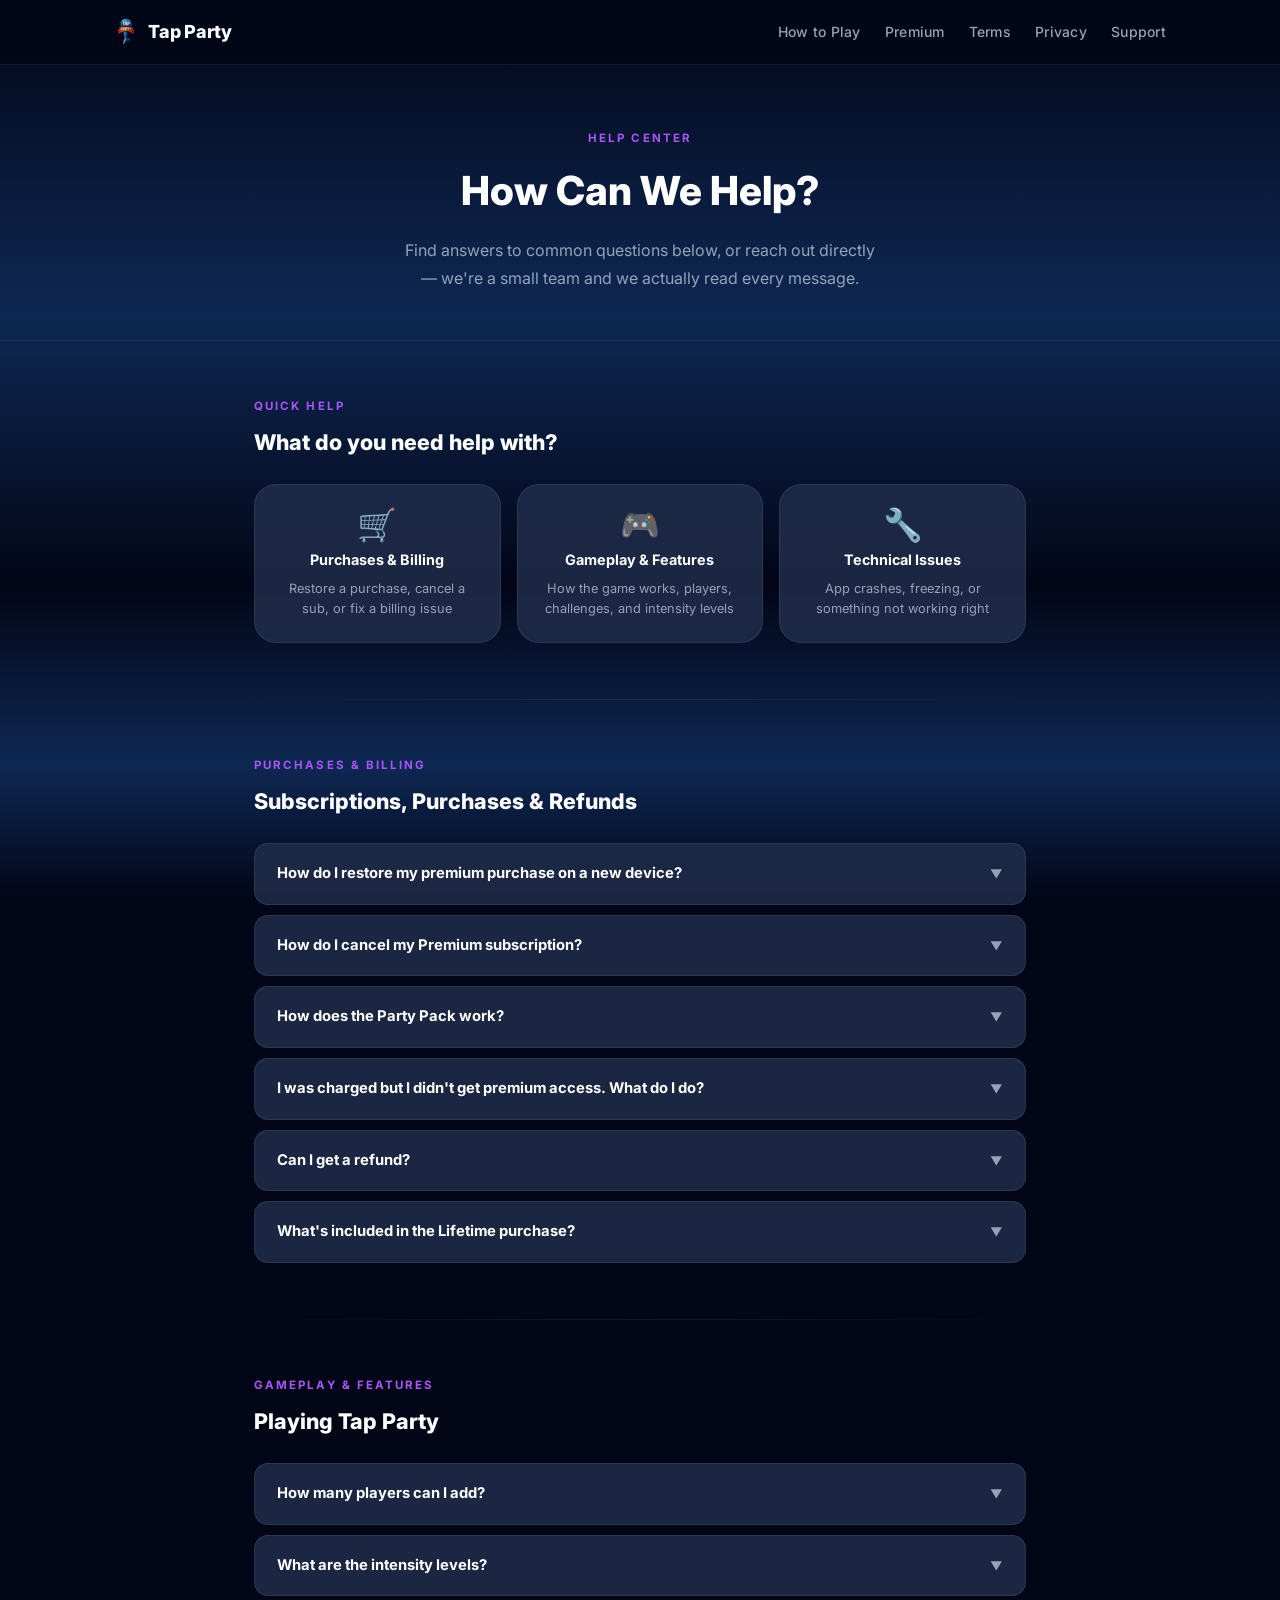
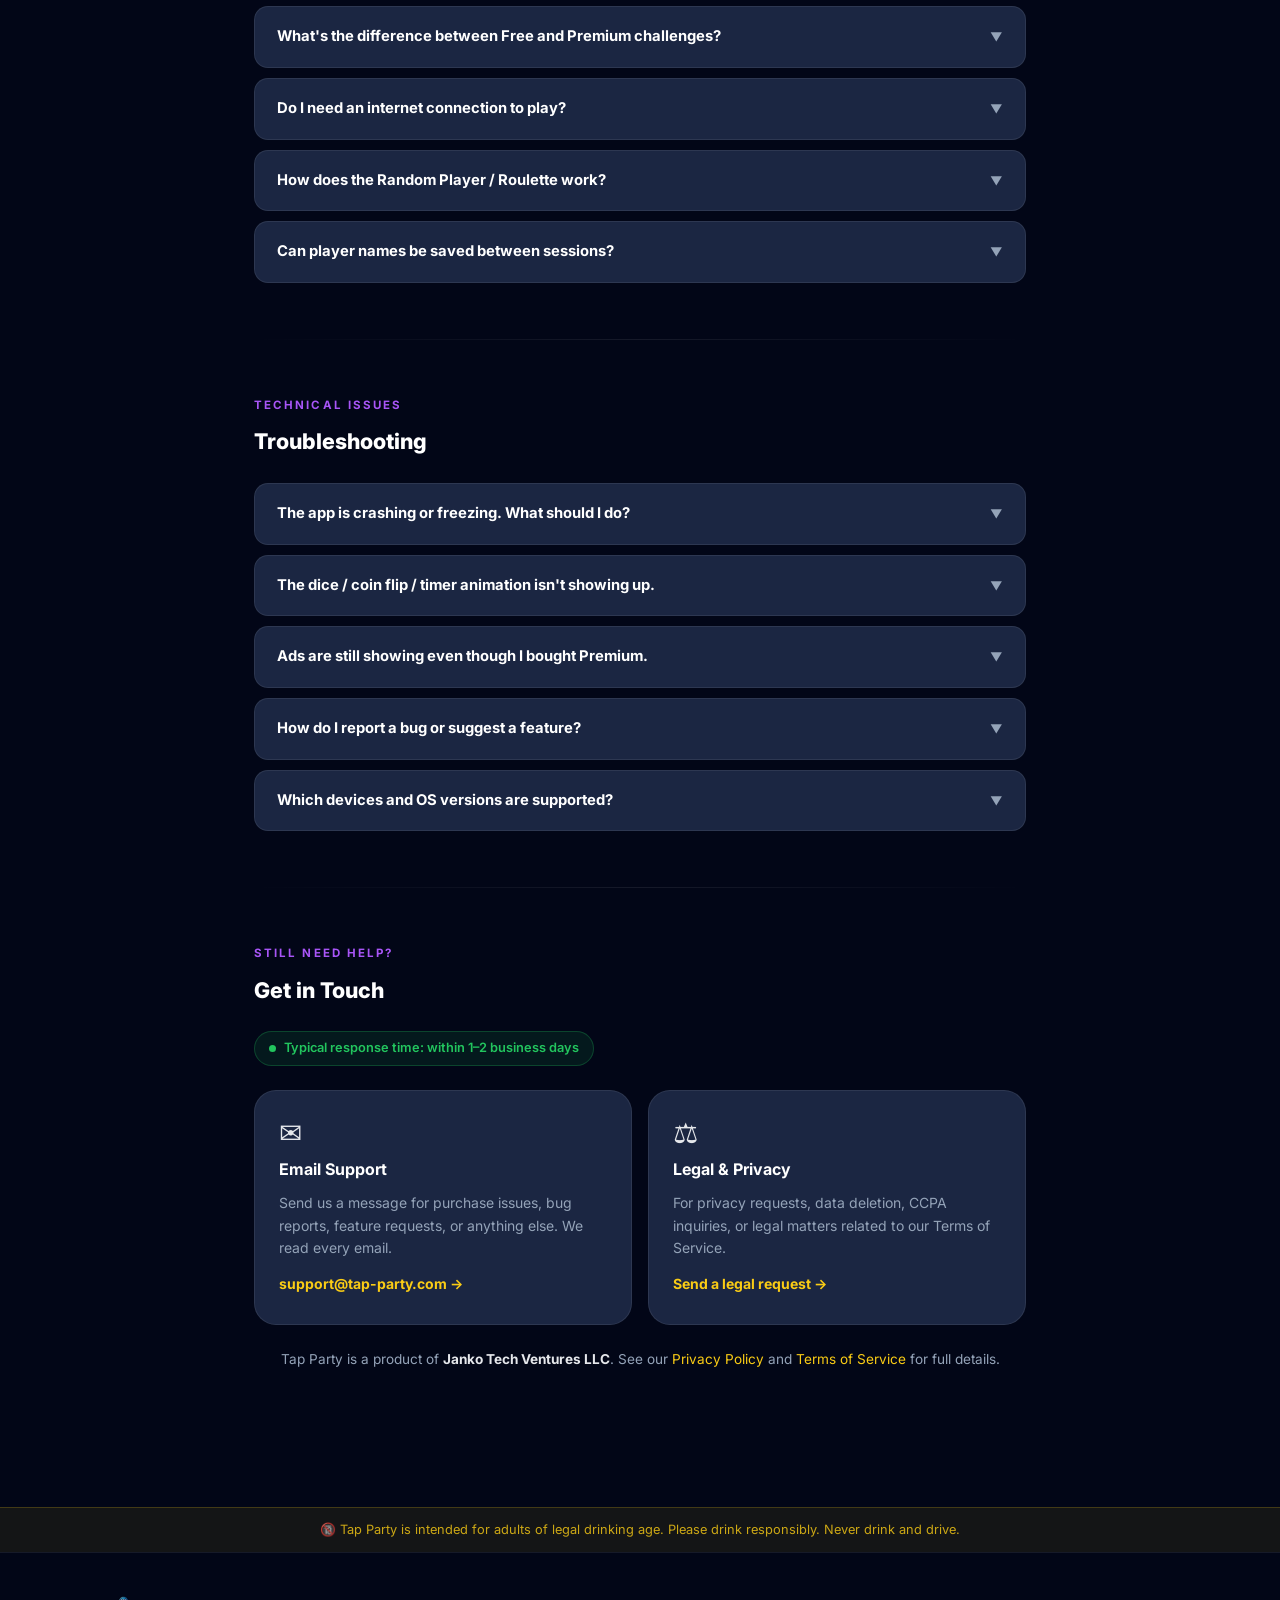
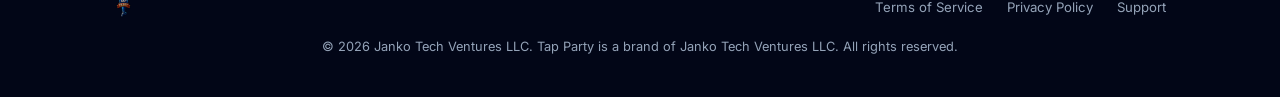
<file: support.html>
<!DOCTYPE html>
<html lang="en">
<head>
  <meta charset="UTF-8" />
  <meta name="viewport" content="width=device-width, initial-scale=1.0" />
  <meta name="description" content="Tap Party Support — get help with purchases, gameplay, account issues, and more." />
  <title>Support — Tap Party</title>

  <link rel="icon" type="image/png" href="assets/favicon.png" />
  <link rel="preconnect" href="https://fonts.googleapis.com" />
  <link rel="preconnect" href="https://fonts.gstatic.com" crossorigin />
  <link href="https://fonts.googleapis.com/css2?family=Inter:wght@400;500;700;800&display=swap" rel="stylesheet" />
  <link rel="stylesheet" href="styles.css" />

  <style>
    /* ── Support page layout ── */
    .support-hero {
      padding: 64px 0 48px;
      text-align: center;
      border-bottom: 1px solid var(--card-border);
    }
    .support-hero__eyebrow {
      font-size: 0.72rem;
      font-weight: 700;
      letter-spacing: 0.18em;
      text-transform: uppercase;
      color: var(--accent-purple);
      margin-bottom: 12px;
    }
    .support-hero__title {
      font-size: clamp(1.75rem, 4vw, 2.5rem);
      font-weight: 800;
      color: var(--text-heading);
      margin-bottom: 14px;
    }
    .support-hero__sub {
      font-size: 1rem;
      color: var(--text-muted);
      max-width: 480px;
      margin: 0 auto;
      line-height: 1.7;
    }

    /* ── Page body ── */
    .support-body {
      max-width: 820px;
      margin: 0 auto;
      padding: 56px 24px 80px;
    }

    /* ── Section headings ── */
    .support-section {
      margin-bottom: 56px;
    }
    .support-section__label {
      font-size: 0.72rem;
      font-weight: 700;
      letter-spacing: 0.18em;
      text-transform: uppercase;
      color: var(--accent-purple);
      margin-bottom: 10px;
    }
    .support-section__title {
      font-size: 1.35rem;
      font-weight: 800;
      color: var(--text-heading);
      margin-bottom: 24px;
    }

    /* ── Quick help cards ── */
    .quick-cards {
      display: grid;
      grid-template-columns: repeat(3, 1fr);
      gap: 16px;
      margin-bottom: 8px;
    }
    .quick-card {
      background: var(--card-bg);
      border: 1px solid var(--card-border);
      border-radius: var(--radius-lg);
      padding: 24px 20px;
      text-align: center;
      text-decoration: none;
      transition: transform 0.2s, border-color 0.2s, box-shadow 0.2s;
      display: flex;
      flex-direction: column;
      align-items: center;
      gap: 10px;
    }
    .quick-card:hover {
      transform: translateY(-3px);
      border-color: rgba(168, 85, 247, 0.4);
      box-shadow: var(--shadow-purple);
      color: inherit;
    }
    .quick-card__icon {
      font-size: 2rem;
      line-height: 1;
    }
    .quick-card__title {
      font-size: 0.9rem;
      font-weight: 700;
      color: var(--text-heading);
      line-height: 1.3;
    }
    .quick-card__desc {
      font-size: 0.8rem;
      color: var(--text-muted);
      line-height: 1.5;
    }

    /* ── FAQ accordion ── */
    .faq-list {
      display: flex;
      flex-direction: column;
      gap: 10px;
    }
    details.faq-item {
      background: var(--card-bg);
      border: 1px solid var(--card-border);
      border-radius: var(--radius-md);
      overflow: hidden;
      transition: border-color 0.2s;
    }
    details.faq-item[open] {
      border-color: rgba(168, 85, 247, 0.35);
    }
    details.faq-item summary {
      list-style: none;
      display: flex;
      align-items: center;
      justify-content: space-between;
      padding: 18px 22px;
      cursor: pointer;
      font-size: 0.925rem;
      font-weight: 700;
      color: var(--text-heading);
      gap: 16px;
      user-select: none;
    }
    details.faq-item summary::-webkit-details-marker { display: none; }
    .faq-item__chevron {
      flex-shrink: 0;
      font-size: 0.75rem;
      color: var(--text-muted);
      transition: transform 0.2s;
    }
    details.faq-item[open] .faq-item__chevron {
      transform: rotate(180deg);
    }
    .faq-item__body {
      padding: 0 22px 20px;
      font-size: 0.9rem;
      color: var(--text-muted);
      line-height: 1.75;
    }
    .faq-item__body p { margin-bottom: 10px; }
    .faq-item__body p:last-child { margin-bottom: 0; }
    .faq-item__body ol,
    .faq-item__body ul {
      padding-left: 20px;
      display: flex;
      flex-direction: column;
      gap: 6px;
      margin-bottom: 10px;
    }
    .faq-item__body a { color: var(--accent-yellow); }
    .faq-item__body a:hover { color: #fff; }
    .faq-item__body strong { color: var(--text-primary); }

    /* ── Contact section ── */
    .contact-grid {
      display: grid;
      grid-template-columns: 1fr 1fr;
      gap: 16px;
    }
    .contact-option {
      background: var(--card-bg);
      border: 1px solid var(--card-border);
      border-radius: var(--radius-lg);
      padding: 28px 24px;
      display: flex;
      flex-direction: column;
      gap: 10px;
    }
    .contact-option__icon {
      font-size: 1.75rem;
      line-height: 1;
    }
    .contact-option__title {
      font-size: 1rem;
      font-weight: 700;
      color: var(--text-heading);
    }
    .contact-option__desc {
      font-size: 0.875rem;
      color: var(--text-muted);
      line-height: 1.6;
      flex: 1;
    }
    .contact-option__action {
      display: inline-flex;
      align-items: center;
      gap: 6px;
      font-size: 0.875rem;
      font-weight: 700;
      color: var(--accent-yellow);
      text-decoration: none;
      margin-top: 4px;
      transition: color 0.2s;
    }
    .contact-option__action:hover { color: #fff; }

    /* ── Response time badge ── */
    .response-badge {
      display: inline-flex;
      align-items: center;
      gap: 8px;
      background: rgba(34, 197, 94, 0.1);
      border: 1px solid rgba(34, 197, 94, 0.25);
      border-radius: 20px;
      padding: 6px 14px;
      font-size: 0.8rem;
      font-weight: 600;
      color: var(--accent-green);
      margin-bottom: 24px;
    }
    .response-dot {
      width: 7px;
      height: 7px;
      background: var(--accent-green);
      border-radius: 50%;
      animation: pulse-dot 2s ease-in-out infinite;
      flex-shrink: 0;
    }
    @keyframes pulse-dot {
      0%, 100% { opacity: 1; }
      50% { opacity: 0.4; }
    }

    /* ── Divider ── */
    .section-divider {
      height: 1px;
      background: linear-gradient(90deg, transparent, var(--card-border), transparent);
      margin: 0 0 56px;
      border: none;
    }

    /* ── Responsive ── */
    @media (max-width: 640px) {
      .quick-cards {
        grid-template-columns: 1fr 1fr;
      }
      .contact-grid {
        grid-template-columns: 1fr;
      }
    }
    @media (max-width: 400px) {
      .quick-cards {
        grid-template-columns: 1fr;
      }
    }
  </style>
</head>
<body>

  <!-- ── Navigation ── -->
  <nav class="nav">
    <div class="container nav__inner">
      <a href="index.html" class="nav__brand">
        <img src="assets/images/logo-main2.png" alt="Tap Party" class="nav__logo" />
        <span class="nav__brand-text">Tap Party</span>
      </a>
      <ul class="nav__links">
        <li><a href="index.html#how-to-play">How to Play</a></li>
        <li><a href="index.html#premium">Premium</a></li>
        <li><a href="terms.html">Terms</a></li>
        <li><a href="privacy.html">Privacy</a></li>
        <li><a href="support.html">Support</a></li>
      </ul>
    </div>
  </nav>

  <!-- ── Hero ── -->
  <div class="support-hero">
    <div class="container">
      <p class="support-hero__eyebrow">Help Center</p>
      <h1 class="support-hero__title">How Can We Help?</h1>
      <p class="support-hero__sub">
        Find answers to common questions below, or reach out directly —
        we're a small team and we actually read every message.
      </p>
    </div>
  </div>

  <!-- ── Body ── -->
  <div class="support-body">

    <!-- Quick Help -->
    <div class="support-section" id="quick-help">
      <p class="support-section__label">Quick Help</p>
      <p class="support-section__title">What do you need help with?</p>

      <div class="quick-cards">
        <a href="#purchases-faq" class="quick-card">
          <div class="quick-card__icon">🛒</div>
          <div class="quick-card__title">Purchases &amp; Billing</div>
          <div class="quick-card__desc">Restore a purchase, cancel a sub, or fix a billing issue</div>
        </a>
        <a href="#gameplay-faq" class="quick-card">
          <div class="quick-card__icon">🎮</div>
          <div class="quick-card__title">Gameplay &amp; Features</div>
          <div class="quick-card__desc">How the game works, players, challenges, and intensity levels</div>
        </a>
        <a href="#technical-faq" class="quick-card">
          <div class="quick-card__icon">🔧</div>
          <div class="quick-card__title">Technical Issues</div>
          <div class="quick-card__desc">App crashes, freezing, or something not working right</div>
        </a>
      </div>
    </div>

    <hr class="section-divider" />

    <!-- Purchases FAQ -->
    <div class="support-section" id="purchases-faq">
      <p class="support-section__label">Purchases &amp; Billing</p>
      <p class="support-section__title">Subscriptions, Purchases &amp; Refunds</p>

      <div class="faq-list">

        <details class="faq-item">
          <summary>
            How do I restore my premium purchase on a new device?
            <span class="faq-item__chevron">▼</span>
          </summary>
          <div class="faq-item__body">
            <p>
              Open Tap Party and go to <strong>Settings</strong> from the home screen. Tap
              <strong>Restore Purchases</strong>. Make sure you're signed in to the same
              Apple ID or Google account you used when you originally purchased.
            </p>
            <p>
              Your purchase is tied to your app store account — not the device — so it will
              restore on any device using the same account.
            </p>
          </div>
        </details>

        <details class="faq-item">
          <summary>
            How do I cancel my Premium subscription?
            <span class="faq-item__chevron">▼</span>
          </summary>
          <div class="faq-item__body">
            <p>Subscriptions are managed through your device's app store, not the app itself:</p>
            <p><strong>On iPhone / iPad (iOS):</strong></p>
            <ol>
              <li>Open <strong>Settings</strong> → tap your name at the top</li>
              <li>Tap <strong>Subscriptions</strong></li>
              <li>Find <strong>Tap Party</strong> and tap it</li>
              <li>Tap <strong>Cancel Subscription</strong></li>
            </ol>
            <p><strong>On Android:</strong></p>
            <ol>
              <li>Open the <strong>Google Play Store</strong></li>
              <li>Tap your profile icon → <strong>Payments &amp; subscriptions</strong> → <strong>Subscriptions</strong></li>
              <li>Find <strong>Tap Party</strong> and tap <strong>Cancel</strong></li>
            </ol>
            <p>
              You'll keep premium access until the end of your current billing period.
              Cancellation stops future charges only.
            </p>
          </div>
        </details>

        <details class="faq-item">
          <summary>
            How does the Party Pack work?
            <span class="faq-item__chevron">▼</span>
          </summary>
          <div class="faq-item__body">
            <p>
              The <strong>Party Pack ($0.99)</strong> gives you full premium access for
              <strong>1 hour</strong> from the moment of purchase — perfect for a single session.
              It does not auto-renew. Once the hour is up, the app returns to the free tier.
            </p>
            <p>
              You can purchase another Party Pack at any time, or upgrade to a monthly
              subscription or lifetime purchase if you use the app regularly.
            </p>
          </div>
        </details>

        <details class="faq-item">
          <summary>
            I was charged but I didn't get premium access. What do I do?
            <span class="faq-item__chevron">▼</span>
          </summary>
          <div class="faq-item__body">
            <p>
              First, try <strong>Restore Purchases</strong> in the app's Settings screen — this
              usually resolves it immediately.
            </p>
            <p>
              If that doesn't work, make sure you're connected to the internet and try again.
              Entitlement checks require a brief connection to our purchase server.
            </p>
            <p>
              Still stuck? Email us at
              <a href="mailto:support@tap-party.com">support@tap-party.com</a> with your
              order confirmation or receipt and we'll sort it out.
            </p>
          </div>
        </details>

        <details class="faq-item">
          <summary>
            Can I get a refund?
            <span class="faq-item__chevron">▼</span>
          </summary>
          <div class="faq-item__body">
            <p>
              Refunds are handled by the platform you purchased through, not by us directly:
            </p>
            <ul>
              <li>
                <strong>Apple:</strong> Visit
                <a href="https://reportaproblem.apple.com" target="_blank" rel="noopener">reportaproblem.apple.com</a>
                and select your Tap Party purchase.
              </li>
              <li>
                <strong>Google Play:</strong> Go to
                <a href="https://play.google.com/store/account/subscriptions" target="_blank" rel="noopener">play.google.com/store/account/subscriptions</a>
                and request a refund there.
              </li>
            </ul>
            <p>
              If you're having trouble with the platform's refund process, email us at
              <a href="mailto:support@tap-party.com">support@tap-party.com</a> and we'll
              help advocate for you where we can.
            </p>
          </div>
        </details>

        <details class="faq-item">
          <summary>
            What's included in the Lifetime purchase?
            <span class="faq-item__chevron">▼</span>
          </summary>
          <div class="faq-item__body">
            <p>
              The <strong>Lifetime Access ($24.99)</strong> one-time purchase gives you all
              current and future premium content permanently — including all 158+ premium
              challenges, every interactive mini-game, no ads, and unlimited players.
              No recurring charge, ever.
            </p>
          </div>
        </details>

      </div>
    </div>

    <hr class="section-divider" />

    <!-- Gameplay FAQ -->
    <div class="support-section" id="gameplay-faq">
      <p class="support-section__label">Gameplay &amp; Features</p>
      <p class="support-section__title">Playing Tap Party</p>

      <div class="faq-list">

        <details class="faq-item">
          <summary>
            How many players can I add?
            <span class="faq-item__chevron">▼</span>
          </summary>
          <div class="faq-item__body">
            <p>
              <strong>Free tier:</strong> Up to 6 players per game.<br />
              <strong>Premium (any paid plan):</strong> Unlimited players.
            </p>
          </div>
        </details>

        <details class="faq-item">
          <summary>
            What are the intensity levels?
            <span class="faq-item__chevron">▼</span>
          </summary>
          <div class="faq-item__body">
            <p>When setting up a game you choose from three intensity levels:</p>
            <ul>
              <li><strong>Chill</strong> — Light, easy-going challenges. Great for new groups or a relaxed vibe.</li>
              <li><strong>Normal</strong> — The balanced default. A good mix of fun and daring.</li>
              <li><strong>Lush</strong> — Bold, more daring challenges for groups ready to turn it up.</li>
            </ul>
          </div>
        </details>

        <details class="faq-item">
          <summary>
            What's the difference between Free and Premium challenges?
            <span class="faq-item__chevron">▼</span>
          </summary>
          <div class="faq-item__body">
            <p>
              The free tier includes a solid set of challenges to get the party started.
              Premium unlocks the full library of <strong>332 challenges</strong> — including
              158 premium-exclusive challenges across all categories and intensity levels.
            </p>
            <p>
              Premium also unlocks all interactive mini-games (dice roller, coin flip, timer,
              and random player selector) which are not available on the free tier.
            </p>
          </div>
        </details>

        <details class="faq-item">
          <summary>
            Do I need an internet connection to play?
            <span class="faq-item__chevron">▼</span>
          </summary>
          <div class="faq-item__body">
            <p>
              <strong>Mostly no.</strong> Core gameplay — challenges, dice, coin flip, timer —
              works fully offline once the app is installed.
            </p>
            <p>
              A brief internet connection is needed to <strong>verify purchases</strong> when
              you first launch after buying premium, and for ads on the free tier.
              After entitlements are confirmed, you can play offline.
            </p>
          </div>
        </details>

        <details class="faq-item">
          <summary>
            How does the Random Player / Roulette work?
            <span class="faq-item__chevron">▼</span>
          </summary>
          <div class="faq-item__body">
            <p>
              Certain premium challenges trigger the <strong>Random Player</strong> mini-game —
              an animated roulette wheel that spins through all active players and lands on one
              randomly. That player becomes the target of the challenge.
            </p>
            <p>This feature requires a Premium plan.</p>
          </div>
        </details>

        <details class="faq-item">
          <summary>
            Can player names be saved between sessions?
            <span class="faq-item__chevron">▼</span>
          </summary>
          <div class="faq-item__body">
            <p>
              Currently, player names are entered fresh each session and are not saved to your
              device or our servers. This is by design — each game is a fresh start, and it
              keeps your data private.
            </p>
          </div>
        </details>

      </div>
    </div>

    <hr class="section-divider" />

    <!-- Technical FAQ -->
    <div class="support-section" id="technical-faq">
      <p class="support-section__label">Technical Issues</p>
      <p class="support-section__title">Troubleshooting</p>

      <div class="faq-list">

        <details class="faq-item">
          <summary>
            The app is crashing or freezing. What should I do?
            <span class="faq-item__chevron">▼</span>
          </summary>
          <div class="faq-item__body">
            <p>Try these steps in order:</p>
            <ol>
              <li><strong>Force-close and reopen</strong> the app.</li>
              <li><strong>Restart your device.</strong></li>
              <li><strong>Check for an app update</strong> in the App Store or Google Play — we push fixes regularly.</li>
              <li><strong>Reinstall the app</strong> — your purchase is tied to your store account, so reinstalling won't lose it. Use Restore Purchases afterward.</li>
            </ol>
            <p>
              If the issue persists, email us at
              <a href="mailto:support@tap-party.com">support@tap-party.com</a> with your
              device model and OS version so we can investigate.
            </p>
          </div>
        </details>

        <details class="faq-item">
          <summary>
            The dice / coin flip / timer animation isn't showing up.
            <span class="faq-item__chevron">▼</span>
          </summary>
          <div class="faq-item__body">
            <p>
              These interactive mini-games are <strong>premium features</strong>. If you're on
              the free tier they won't appear. Upgrade to any paid plan to unlock them.
            </p>
            <p>
              If you have premium and the animations aren't loading, try force-closing the app
              and reopening it. If that doesn't help, reinstall the app and restore your purchase.
            </p>
          </div>
        </details>

        <details class="faq-item">
          <summary>
            Ads are still showing even though I bought Premium.
            <span class="faq-item__chevron">▼</span>
          </summary>
          <div class="faq-item__body">
            <p>
              Go to <strong>Settings → Restore Purchases</strong> inside the app. This
              re-confirms your entitlement with our purchase server and should immediately
              remove ads.
            </p>
            <p>
              Make sure you're signed in to the same Apple ID or Google account used during
              purchase. If ads persist after restoring, email us at
              <a href="mailto:support@tap-party.com">support@tap-party.com</a>.
            </p>
          </div>
        </details>

        <details class="faq-item">
          <summary>
            How do I report a bug or suggest a feature?
            <span class="faq-item__chevron">▼</span>
          </summary>
          <div class="faq-item__body">
            <p>
              We love hearing from players. Email us at
              <a href="mailto:support@tap-party.com">support@tap-party.com</a> with:
            </p>
            <ul>
              <li>A description of the bug or feature idea</li>
              <li>Your device model and OS version (for bugs)</li>
              <li>Steps to reproduce the issue (if applicable)</li>
            </ul>
            <p>Every report is read and helps make the game better for everyone.</p>
          </div>
        </details>

        <details class="faq-item">
          <summary>
            Which devices and OS versions are supported?
            <span class="faq-item__chevron">▼</span>
          </summary>
          <div class="faq-item__body">
            <p>
              Tap Party is built with React Native (Expo) and supports:
            </p>
            <ul>
              <li><strong>iOS:</strong> iPhone and iPad running iOS 15 or later</li>
              <li><strong>Android:</strong> Devices running Android 10 (API level 29) or later</li>
            </ul>
            <p>
              For the best experience, keep your device and the app updated to the latest versions.
            </p>
          </div>
        </details>

      </div>
    </div>

    <hr class="section-divider" />

    <!-- Contact Section -->
    <div class="support-section" id="contact">
      <p class="support-section__label">Still Need Help?</p>
      <p class="support-section__title">Get in Touch</p>

      <div class="response-badge">
        <span class="response-dot"></span>
        Typical response time: within 1–2 business days
      </div>

      <div class="contact-grid">
        <div class="contact-option">
          <div class="contact-option__icon">✉️</div>
          <div class="contact-option__title">Email Support</div>
          <div class="contact-option__desc">
            Send us a message for purchase issues, bug reports, feature requests,
            or anything else. We read every email.
          </div>
          <a href="mailto:support@tap-party.com" class="contact-option__action">
            support@tap-party.com →
          </a>
        </div>

        <div class="contact-option">
          <div class="contact-option__icon">⚖️</div>
          <div class="contact-option__title">Legal &amp; Privacy</div>
          <div class="contact-option__desc">
            For privacy requests, data deletion, CCPA inquiries, or legal matters
            related to our Terms of Service.
          </div>
          <a href="mailto:support@tap-party.com?subject=Privacy%20Request" class="contact-option__action">
            Send a legal request →
          </a>
        </div>
      </div>

      <p style="margin-top: 24px; font-size: 0.85rem; color: var(--text-muted); text-align: center;">
        Tap Party is a product of <strong style="color: var(--text-primary);">Janko Tech Ventures LLC</strong>.
        See our <a href="privacy.html">Privacy Policy</a> and <a href="terms.html">Terms of Service</a> for full details.
      </p>
    </div>

  </div><!-- /support-body -->

  <!-- ── Age Notice ── -->
  <div class="age-notice">
    <div class="container">
      <p>🔞 Tap Party is intended for adults of legal drinking age. Please drink responsibly. Never drink and drive.</p>
    </div>
  </div>

  <!-- ── Footer ── -->
  <footer class="footer">
    <div class="container">
      <div class="footer__inner">
        <a href="index.html">
          <img src="assets/images/logo-main2.png" alt="Tap Party" class="footer__logo" />
        </a>
        <ul class="footer__links">
          <li><a href="terms.html">Terms of Service</a></li>
          <li><a href="privacy.html">Privacy Policy</a></li>
          <li><a href="support.html">Support</a></li>
        </ul>
      </div>
      <p class="footer__copy">
        &copy; <script>document.write(new Date().getFullYear())</script> Janko Tech Ventures LLC. Tap Party is a brand of Janko Tech Ventures LLC. All rights reserved.
      </p>
    </div>
  </footer>

</body>
</html>
</file>
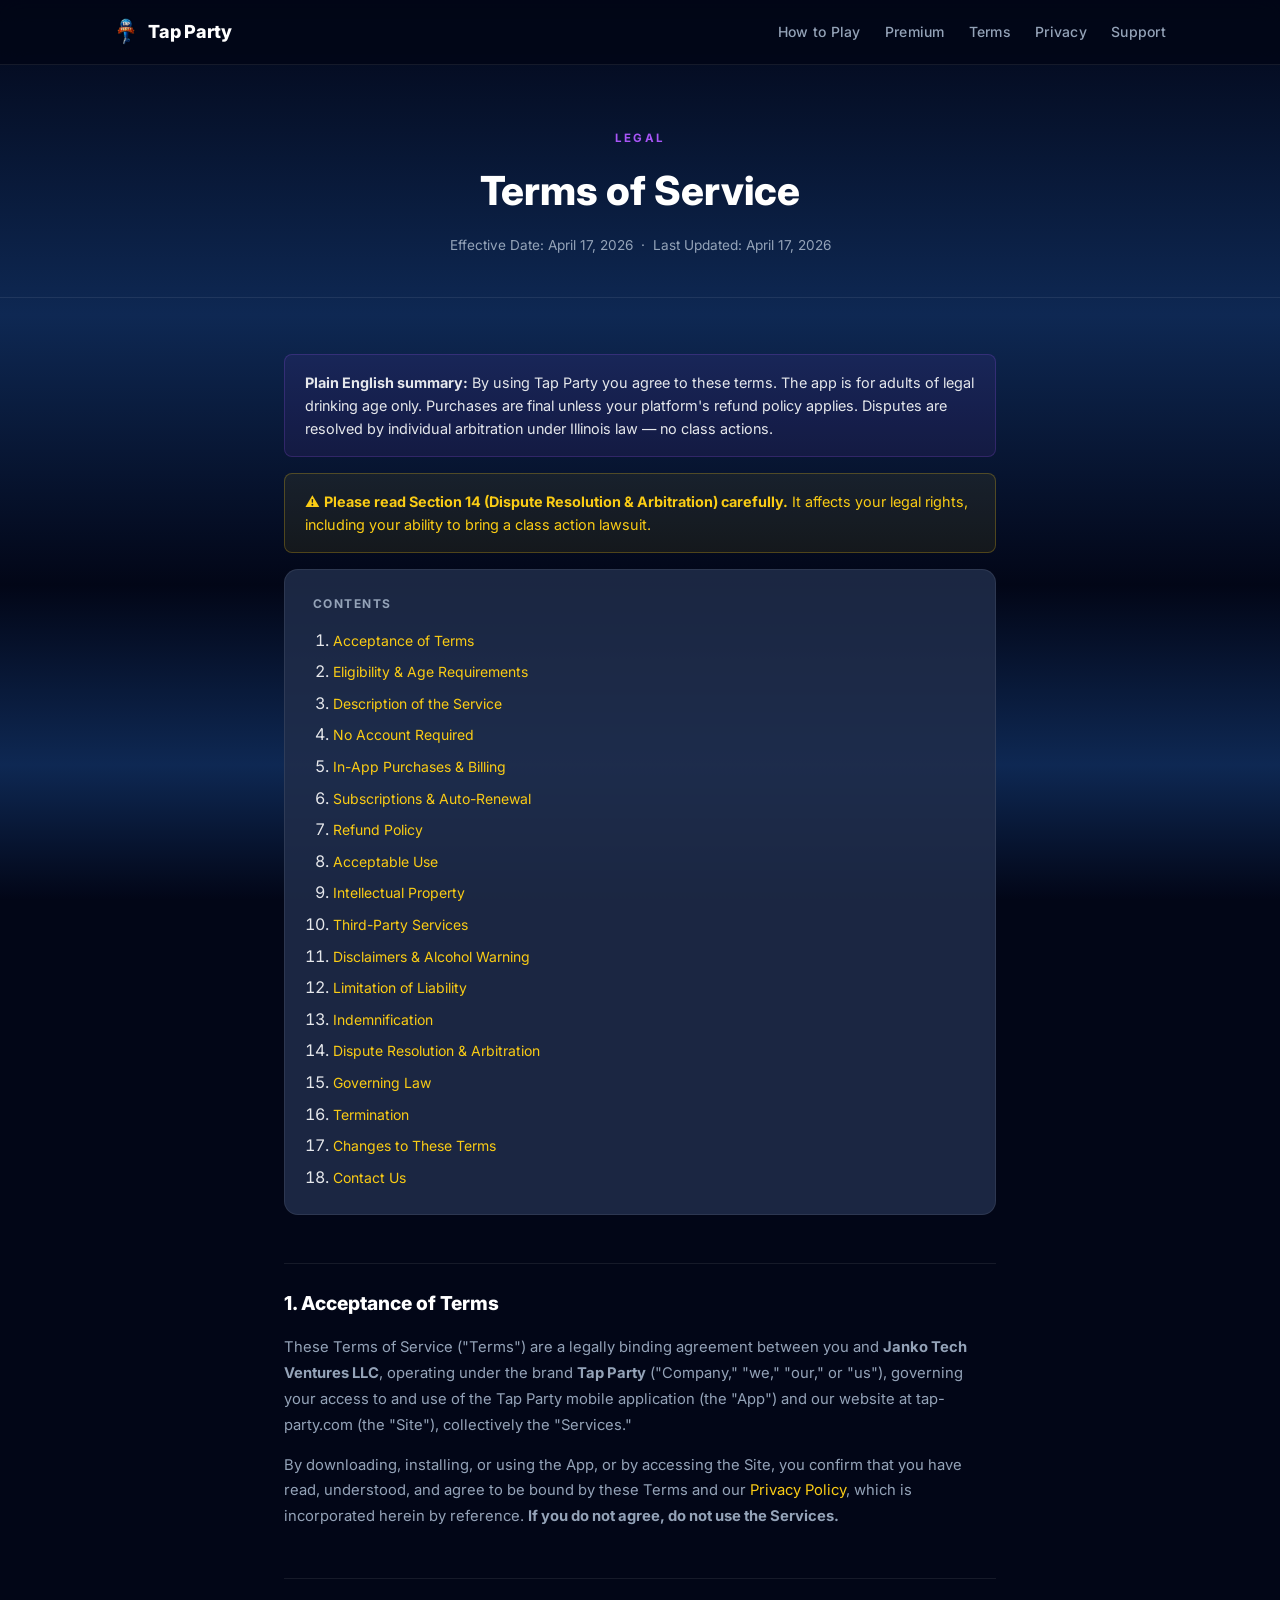
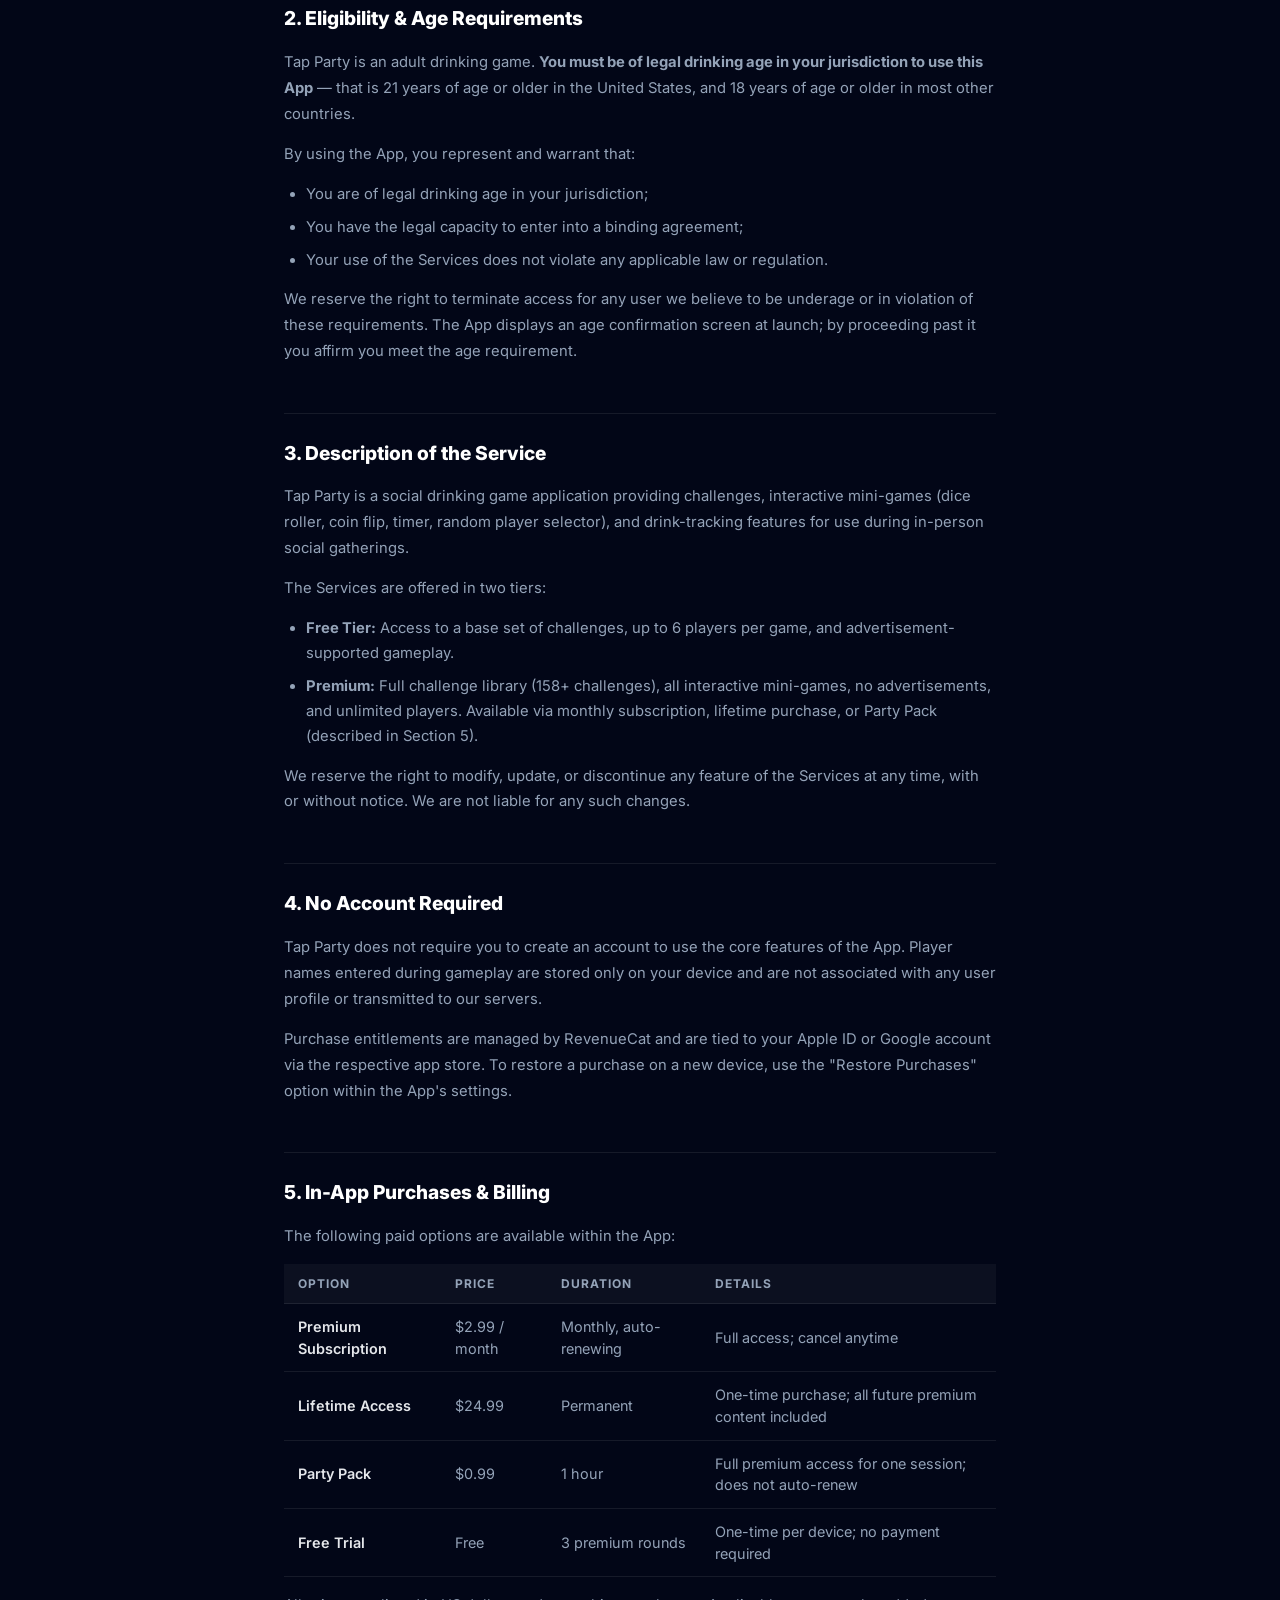
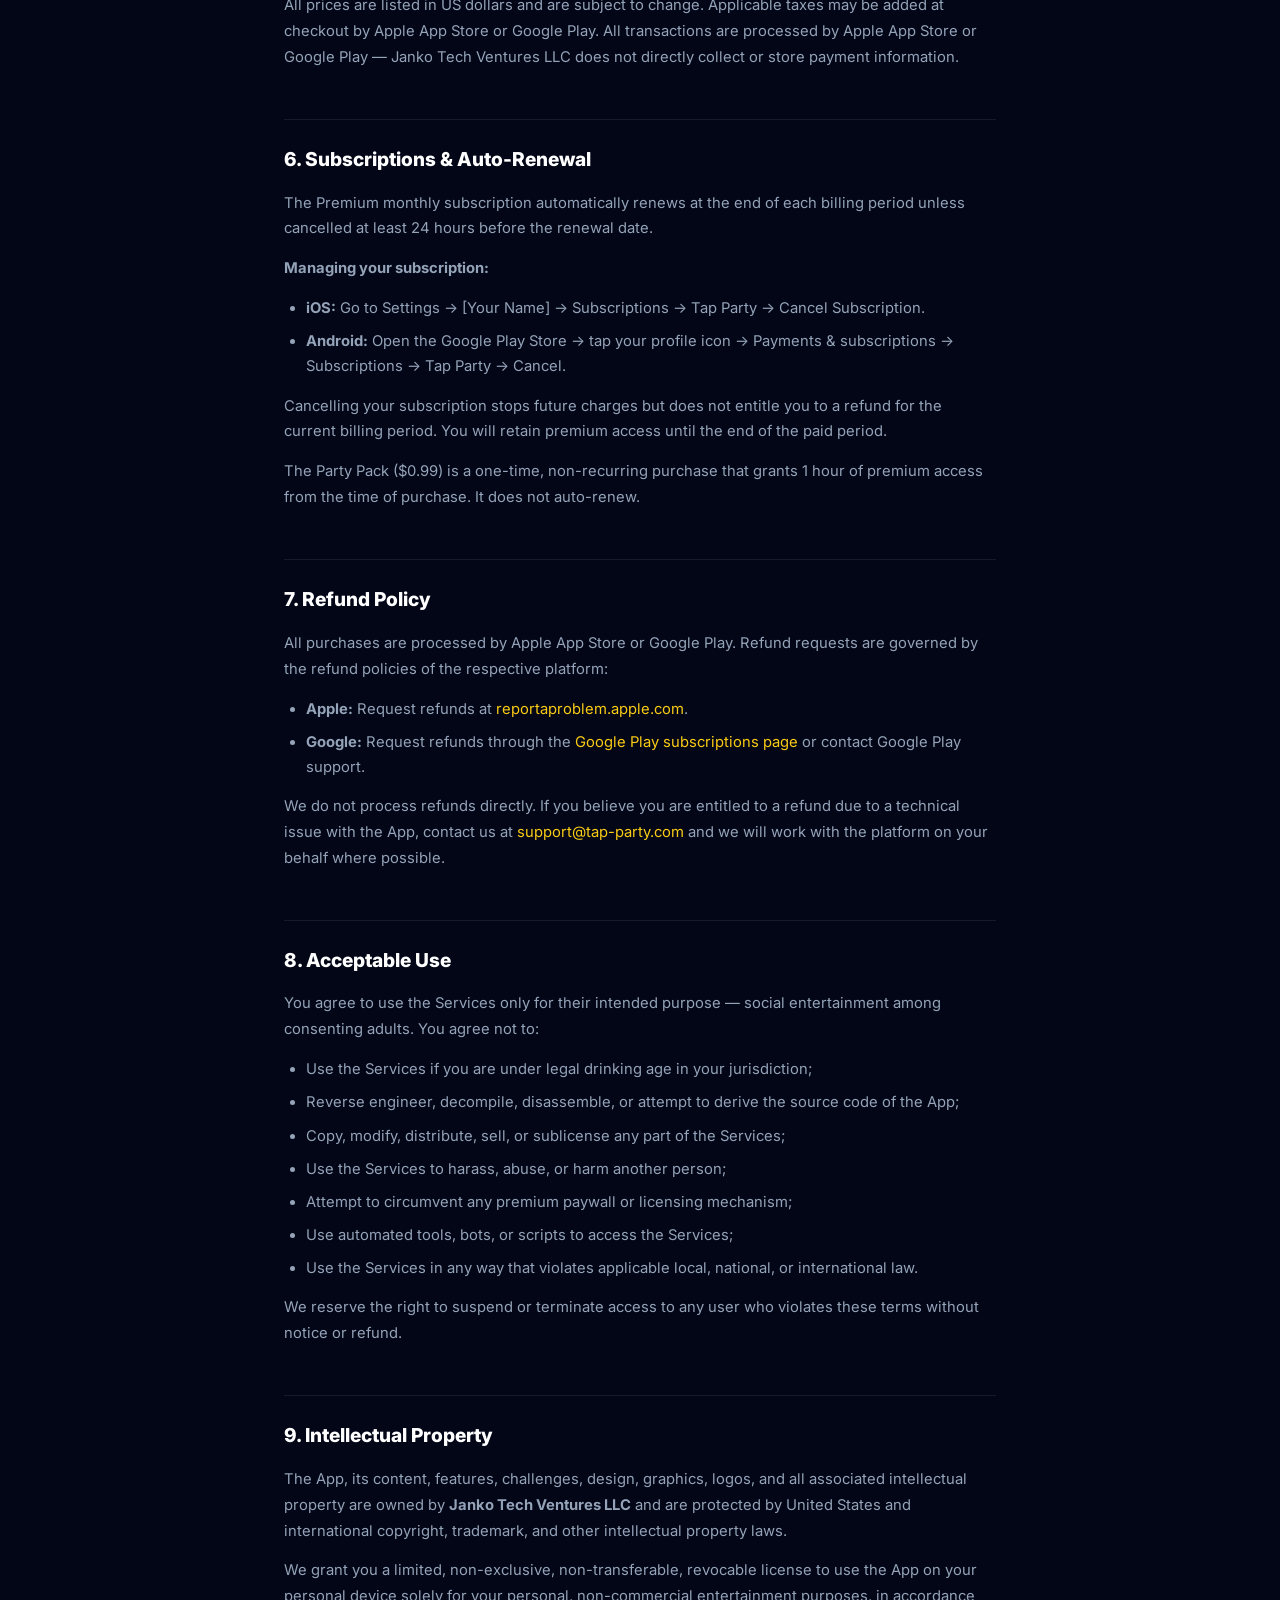
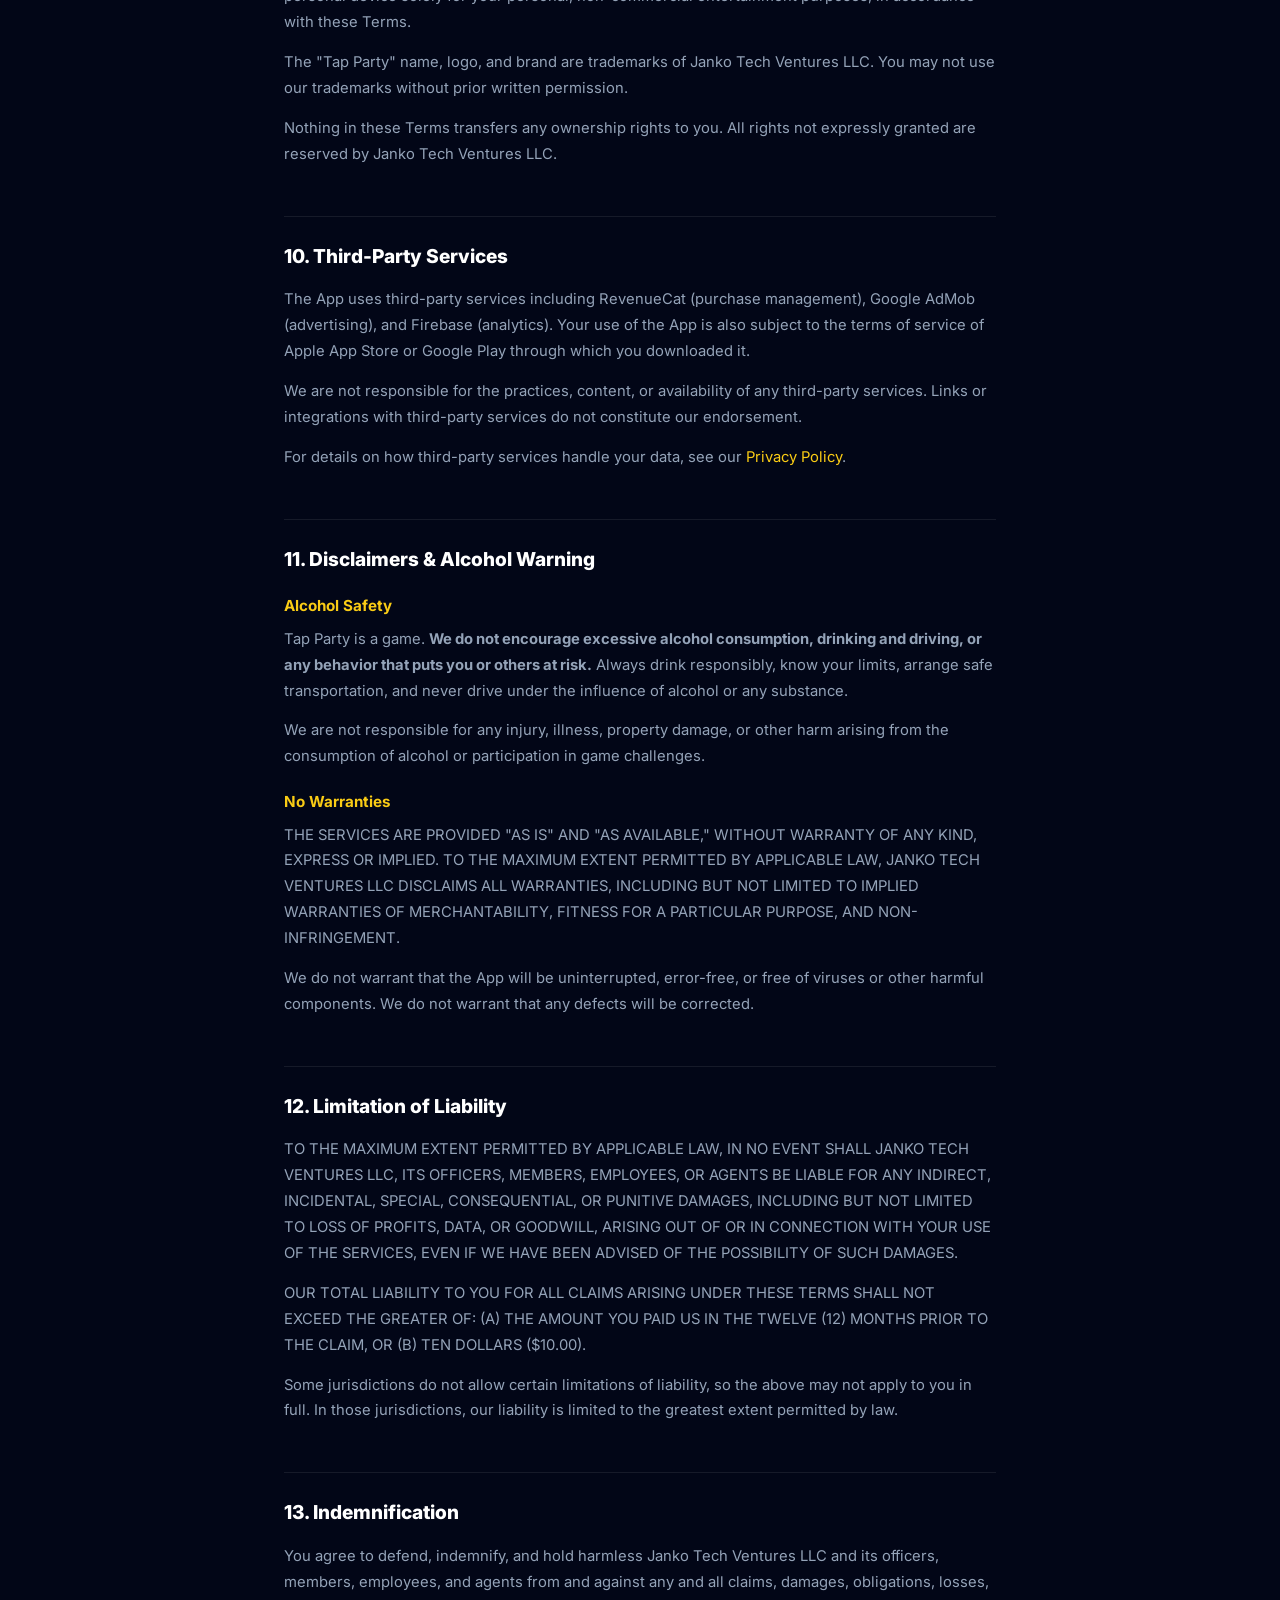
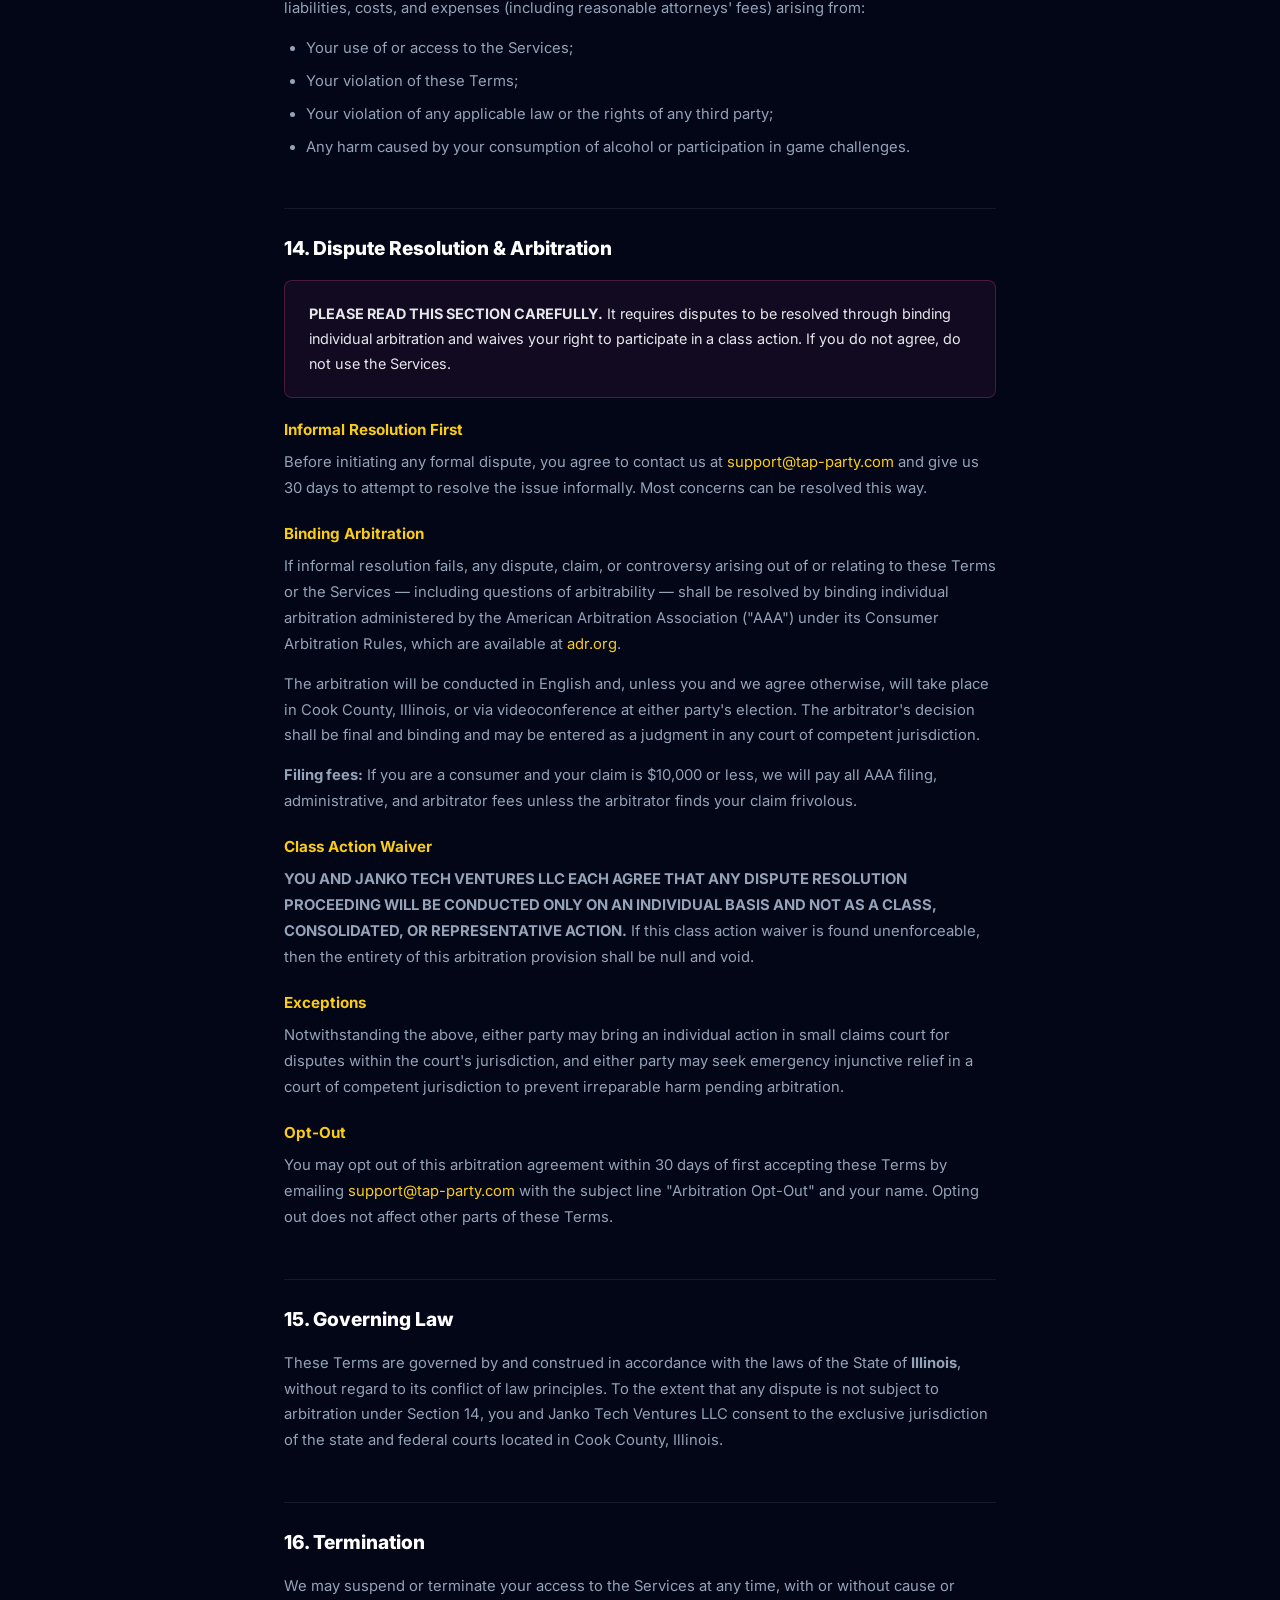
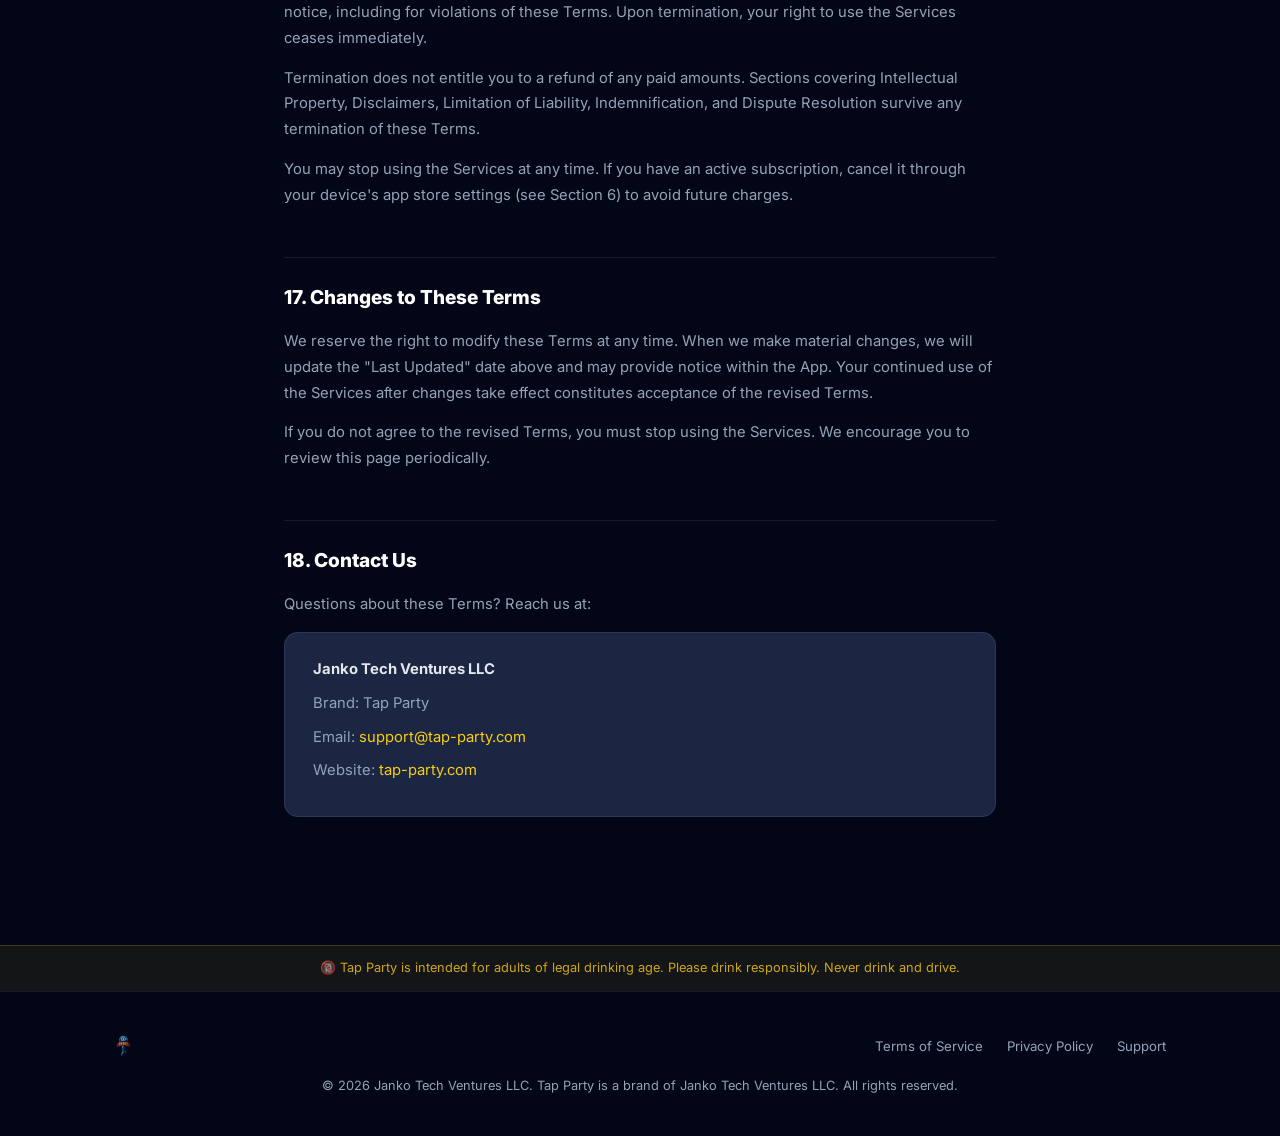
<file: terms.html>
<!DOCTYPE html>
<html lang="en">
<head>
  <meta charset="UTF-8" />
  <meta name="viewport" content="width=device-width, initial-scale=1.0" />
  <meta name="description" content="Tap Party Terms of Service — the rules for using the Tap Party app and website." />
  <title>Terms of Service — Tap Party</title>

  <link rel="icon" type="image/png" href="assets/favicon.png" />
  <link rel="preconnect" href="https://fonts.googleapis.com" />
  <link rel="preconnect" href="https://fonts.gstatic.com" crossorigin />
  <link href="https://fonts.googleapis.com/css2?family=Inter:wght@400;500;700;800&display=swap" rel="stylesheet" />
  <link rel="stylesheet" href="styles.css" />

  <style>
    /* ── Legal page layout (shared with privacy.html) ── */
    .legal-hero {
      padding: 64px 0 40px;
      text-align: center;
      border-bottom: 1px solid var(--card-border);
    }
    .legal-hero__eyebrow {
      font-size: 0.72rem;
      font-weight: 700;
      letter-spacing: 0.18em;
      text-transform: uppercase;
      color: var(--accent-purple);
      margin-bottom: 12px;
    }
    .legal-hero__title {
      font-size: clamp(1.75rem, 4vw, 2.5rem);
      font-weight: 800;
      color: var(--text-heading);
      margin-bottom: 12px;
    }
    .legal-hero__meta {
      font-size: 0.85rem;
      color: var(--text-muted);
    }

    .legal-body {
      max-width: 760px;
      margin: 0 auto;
      padding: 56px 24px 80px;
    }

    .legal-toc {
      background: var(--card-bg);
      border: 1px solid var(--card-border);
      border-radius: var(--radius-md);
      padding: 24px 28px;
      margin-bottom: 48px;
    }
    .legal-toc__title {
      font-size: 0.75rem;
      font-weight: 700;
      letter-spacing: 0.12em;
      text-transform: uppercase;
      color: var(--text-muted);
      margin-bottom: 14px;
    }
    .legal-toc ol {
      padding-left: 20px;
      display: flex;
      flex-direction: column;
      gap: 6px;
    }
    .legal-toc a {
      font-size: 0.875rem;
      color: var(--accent-yellow);
    }
    .legal-toc a:hover { color: #fff; }

    .legal-section {
      margin-bottom: 48px;
    }
    .legal-section h2 {
      font-size: 1.2rem;
      font-weight: 800;
      color: var(--text-heading);
      border-top: 1px solid var(--card-border);
      padding-top: 24px;
      margin-bottom: 16px;
    }
    .legal-section h3 {
      font-size: 0.95rem;
      font-weight: 700;
      color: var(--accent-yellow);
      margin: 20px 0 8px;
    }
    .legal-section p {
      font-size: 0.925rem;
      color: var(--text-muted);
      line-height: 1.75;
      margin-bottom: 14px;
    }
    .legal-section ul,
    .legal-section ol {
      padding-left: 22px;
      display: flex;
      flex-direction: column;
      gap: 8px;
      margin-bottom: 14px;
    }
    .legal-section li {
      font-size: 0.925rem;
      color: var(--text-muted);
      line-height: 1.7;
    }
    .legal-section a {
      color: var(--accent-yellow);
    }
    .legal-section a:hover { color: #fff; }

    .highlight-box {
      background: rgba(168, 85, 247, 0.08);
      border: 1px solid rgba(168, 85, 247, 0.2);
      border-radius: var(--radius-sm);
      padding: 16px 20px;
      margin-bottom: 16px;
    }
    .highlight-box p {
      margin: 0;
      color: var(--text-primary) !important;
      font-size: 0.9rem !important;
    }

    .warning-box {
      background: rgba(250, 204, 21, 0.07);
      border: 1px solid rgba(250, 204, 21, 0.25);
      border-radius: var(--radius-sm);
      padding: 16px 20px;
      margin-bottom: 16px;
    }
    .warning-box p {
      margin: 0;
      color: var(--accent-yellow) !important;
      font-size: 0.9rem !important;
    }

    .arbitration-box {
      background: rgba(236, 72, 153, 0.07);
      border: 1px solid rgba(236, 72, 153, 0.25);
      border-radius: var(--radius-sm);
      padding: 20px 24px;
      margin-bottom: 16px;
    }
    .arbitration-box p {
      color: var(--text-primary) !important;
      font-size: 0.9rem !important;
      margin-bottom: 8px !important;
    }
    .arbitration-box p:last-child { margin-bottom: 0 !important; }

    .pricing-table {
      width: 100%;
      border-collapse: collapse;
      margin-bottom: 16px;
      font-size: 0.9rem;
    }
    .pricing-table th {
      text-align: left;
      padding: 10px 14px;
      background: rgba(255,255,255,0.04);
      color: var(--text-muted);
      font-size: 0.75rem;
      font-weight: 700;
      letter-spacing: 0.08em;
      text-transform: uppercase;
      border-bottom: 1px solid var(--card-border);
    }
    .pricing-table td {
      padding: 12px 14px;
      color: var(--text-muted);
      border-bottom: 1px solid var(--card-border);
      line-height: 1.5;
    }
    .pricing-table td:first-child {
      color: var(--text-primary);
      font-weight: 600;
    }

    .contact-card {
      background: var(--card-bg);
      border: 1px solid var(--card-border);
      border-radius: var(--radius-md);
      padding: 24px 28px;
    }
    .contact-card p { margin-bottom: 8px !important; font-size: 0.925rem !important; color: var(--text-muted) !important; }
    .contact-card strong { color: var(--text-primary); }
  </style>
</head>
<body>

  <!-- ── Navigation ── -->
  <nav class="nav">
    <div class="container nav__inner">
      <a href="index.html" class="nav__brand">
        <img src="assets/images/logo-main2.png" alt="Tap Party" class="nav__logo" />
        <span class="nav__brand-text">Tap Party</span>
      </a>
      <ul class="nav__links">
        <li><a href="index.html#how-to-play">How to Play</a></li>
        <li><a href="index.html#premium">Premium</a></li>
        <li><a href="terms.html">Terms</a></li>
        <li><a href="privacy.html">Privacy</a></li>
        <li><a href="support.html">Support</a></li>
      </ul>
    </div>
  </nav>

  <!-- ── Hero ── -->
  <div class="legal-hero">
    <div class="container">
      <p class="legal-hero__eyebrow">Legal</p>
      <h1 class="legal-hero__title">Terms of Service</h1>
      <p class="legal-hero__meta">Effective Date: April 17, 2026 &nbsp;·&nbsp; Last Updated: April 17, 2026</p>
    </div>
  </div>

  <!-- ── Body ── -->
  <div class="legal-body">

    <div class="highlight-box">
      <p>
        <strong>Plain English summary:</strong> By using Tap Party you agree to these terms.
        The app is for adults of legal drinking age only. Purchases are final unless your platform's
        refund policy applies. Disputes are resolved by individual arbitration under Illinois law —
        no class actions.
      </p>
    </div>

    <div class="warning-box">
      <p>
        ⚠️ <strong>Please read Section 14 (Dispute Resolution &amp; Arbitration) carefully.</strong>
        It affects your legal rights, including your ability to bring a class action lawsuit.
      </p>
    </div>

    <!-- Table of Contents -->
    <div class="legal-toc">
      <p class="legal-toc__title">Contents</p>
      <ol>
        <li><a href="#acceptance">Acceptance of Terms</a></li>
        <li><a href="#eligibility">Eligibility &amp; Age Requirements</a></li>
        <li><a href="#description">Description of the Service</a></li>
        <li><a href="#account">No Account Required</a></li>
        <li><a href="#purchases">In-App Purchases &amp; Billing</a></li>
        <li><a href="#subscriptions">Subscriptions &amp; Auto-Renewal</a></li>
        <li><a href="#refunds">Refund Policy</a></li>
        <li><a href="#acceptable-use">Acceptable Use</a></li>
        <li><a href="#ip">Intellectual Property</a></li>
        <li><a href="#third-parties">Third-Party Services</a></li>
        <li><a href="#disclaimers">Disclaimers &amp; Alcohol Warning</a></li>
        <li><a href="#liability">Limitation of Liability</a></li>
        <li><a href="#indemnification">Indemnification</a></li>
        <li><a href="#arbitration">Dispute Resolution &amp; Arbitration</a></li>
        <li><a href="#governing-law">Governing Law</a></li>
        <li><a href="#termination">Termination</a></li>
        <li><a href="#changes">Changes to These Terms</a></li>
        <li><a href="#contact">Contact Us</a></li>
      </ol>
    </div>

    <!-- 1. Acceptance -->
    <div class="legal-section" id="acceptance">
      <h2>1. Acceptance of Terms</h2>
      <p>
        These Terms of Service ("Terms") are a legally binding agreement between you and
        <strong>Janko Tech Ventures LLC</strong>, operating under the brand <strong>Tap Party</strong>
        ("Company," "we," "our," or "us"), governing your access to and use of the Tap Party mobile
        application (the "App") and our website at tap-party.com (the "Site"), collectively the "Services."
      </p>
      <p>
        By downloading, installing, or using the App, or by accessing the Site, you confirm that you
        have read, understood, and agree to be bound by these Terms and our
        <a href="privacy.html">Privacy Policy</a>, which is incorporated herein by reference.
        <strong>If you do not agree, do not use the Services.</strong>
      </p>
    </div>

    <!-- 2. Eligibility -->
    <div class="legal-section" id="eligibility">
      <h2>2. Eligibility &amp; Age Requirements</h2>
      <p>
        Tap Party is an adult drinking game. <strong>You must be of legal drinking age in your
        jurisdiction to use this App</strong> — that is 21 years of age or older in the United States,
        and 18 years of age or older in most other countries.
      </p>
      <p>
        By using the App, you represent and warrant that:
      </p>
      <ul>
        <li>You are of legal drinking age in your jurisdiction;</li>
        <li>You have the legal capacity to enter into a binding agreement;</li>
        <li>Your use of the Services does not violate any applicable law or regulation.</li>
      </ul>
      <p>
        We reserve the right to terminate access for any user we believe to be underage or in
        violation of these requirements. The App displays an age confirmation screen at launch;
        by proceeding past it you affirm you meet the age requirement.
      </p>
    </div>

    <!-- 3. Description -->
    <div class="legal-section" id="description">
      <h2>3. Description of the Service</h2>
      <p>
        Tap Party is a social drinking game application providing challenges, interactive mini-games
        (dice roller, coin flip, timer, random player selector), and drink-tracking features for use
        during in-person social gatherings.
      </p>
      <p>
        The Services are offered in two tiers:
      </p>
      <ul>
        <li>
          <strong>Free Tier:</strong> Access to a base set of challenges, up to 6 players per game,
          and advertisement-supported gameplay.
        </li>
        <li>
          <strong>Premium:</strong> Full challenge library (158+ challenges), all interactive
          mini-games, no advertisements, and unlimited players. Available via monthly subscription,
          lifetime purchase, or Party Pack (described in Section 5).
        </li>
      </ul>
      <p>
        We reserve the right to modify, update, or discontinue any feature of the Services at any
        time, with or without notice. We are not liable for any such changes.
      </p>
    </div>

    <!-- 4. No Account -->
    <div class="legal-section" id="account">
      <h2>4. No Account Required</h2>
      <p>
        Tap Party does not require you to create an account to use the core features of the App.
        Player names entered during gameplay are stored only on your device and are not associated
        with any user profile or transmitted to our servers.
      </p>
      <p>
        Purchase entitlements are managed by RevenueCat and are tied to your Apple ID or Google
        account via the respective app store. To restore a purchase on a new device, use the
        "Restore Purchases" option within the App's settings.
      </p>
    </div>

    <!-- 5. Purchases -->
    <div class="legal-section" id="purchases">
      <h2>5. In-App Purchases &amp; Billing</h2>
      <p>The following paid options are available within the App:</p>

      <table class="pricing-table">
        <thead>
          <tr>
            <th>Option</th>
            <th>Price</th>
            <th>Duration</th>
            <th>Details</th>
          </tr>
        </thead>
        <tbody>
          <tr>
            <td>Premium Subscription</td>
            <td>$2.99 / month</td>
            <td>Monthly, auto-renewing</td>
            <td>Full access; cancel anytime</td>
          </tr>
          <tr>
            <td>Lifetime Access</td>
            <td>$24.99</td>
            <td>Permanent</td>
            <td>One-time purchase; all future premium content included</td>
          </tr>
          <tr>
            <td>Party Pack</td>
            <td>$0.99</td>
            <td>1 hour</td>
            <td>Full premium access for one session; does not auto-renew</td>
          </tr>
          <tr>
            <td>Free Trial</td>
            <td>Free</td>
            <td>3 premium rounds</td>
            <td>One-time per device; no payment required</td>
          </tr>
        </tbody>
      </table>

      <p>
        All prices are listed in US dollars and are subject to change. Applicable taxes may be
        added at checkout by Apple App Store or Google Play. All transactions are processed by
        Apple App Store or Google Play — Janko Tech Ventures LLC does not directly collect or
        store payment information.
      </p>
    </div>

    <!-- 6. Subscriptions -->
    <div class="legal-section" id="subscriptions">
      <h2>6. Subscriptions &amp; Auto-Renewal</h2>
      <p>
        The Premium monthly subscription automatically renews at the end of each billing period
        unless cancelled at least 24 hours before the renewal date.
      </p>
      <p>
        <strong>Managing your subscription:</strong>
      </p>
      <ul>
        <li>
          <strong>iOS:</strong> Go to Settings → [Your Name] → Subscriptions → Tap Party →
          Cancel Subscription.
        </li>
        <li>
          <strong>Android:</strong> Open the Google Play Store → tap your profile icon →
          Payments &amp; subscriptions → Subscriptions → Tap Party → Cancel.
        </li>
      </ul>
      <p>
        Cancelling your subscription stops future charges but does not entitle you to a refund
        for the current billing period. You will retain premium access until the end of the paid period.
      </p>
      <p>
        The Party Pack ($0.99) is a one-time, non-recurring purchase that grants 1 hour of premium
        access from the time of purchase. It does not auto-renew.
      </p>
    </div>

    <!-- 7. Refunds -->
    <div class="legal-section" id="refunds">
      <h2>7. Refund Policy</h2>
      <p>
        All purchases are processed by Apple App Store or Google Play. Refund requests are governed
        by the refund policies of the respective platform:
      </p>
      <ul>
        <li>
          <strong>Apple:</strong> Request refunds at
          <a href="https://reportaproblem.apple.com" target="_blank" rel="noopener">reportaproblem.apple.com</a>.
        </li>
        <li>
          <strong>Google:</strong> Request refunds through the
          <a href="https://play.google.com/store/account/subscriptions" target="_blank" rel="noopener">Google Play subscriptions page</a>
          or contact Google Play support.
        </li>
      </ul>
      <p>
        We do not process refunds directly. If you believe you are entitled to a refund due to a
        technical issue with the App, contact us at
        <a href="mailto:support@tap-party.com">support@tap-party.com</a> and we will work with
        the platform on your behalf where possible.
      </p>
    </div>

    <!-- 8. Acceptable Use -->
    <div class="legal-section" id="acceptable-use">
      <h2>8. Acceptable Use</h2>
      <p>You agree to use the Services only for their intended purpose — social entertainment among consenting adults. You agree not to:</p>
      <ul>
        <li>Use the Services if you are under legal drinking age in your jurisdiction;</li>
        <li>Reverse engineer, decompile, disassemble, or attempt to derive the source code of the App;</li>
        <li>Copy, modify, distribute, sell, or sublicense any part of the Services;</li>
        <li>Use the Services to harass, abuse, or harm another person;</li>
        <li>Attempt to circumvent any premium paywall or licensing mechanism;</li>
        <li>Use automated tools, bots, or scripts to access the Services;</li>
        <li>Use the Services in any way that violates applicable local, national, or international law.</li>
      </ul>
      <p>
        We reserve the right to suspend or terminate access to any user who violates these terms
        without notice or refund.
      </p>
    </div>

    <!-- 9. IP -->
    <div class="legal-section" id="ip">
      <h2>9. Intellectual Property</h2>
      <p>
        The App, its content, features, challenges, design, graphics, logos, and all associated
        intellectual property are owned by <strong>Janko Tech Ventures LLC</strong> and are protected
        by United States and international copyright, trademark, and other intellectual property laws.
      </p>
      <p>
        We grant you a limited, non-exclusive, non-transferable, revocable license to use the App
        on your personal device solely for your personal, non-commercial entertainment purposes,
        in accordance with these Terms.
      </p>
      <p>
        The "Tap Party" name, logo, and brand are trademarks of Janko Tech Ventures LLC. You may
        not use our trademarks without prior written permission.
      </p>
      <p>
        Nothing in these Terms transfers any ownership rights to you. All rights not expressly
        granted are reserved by Janko Tech Ventures LLC.
      </p>
    </div>

    <!-- 10. Third Parties -->
    <div class="legal-section" id="third-parties">
      <h2>10. Third-Party Services</h2>
      <p>
        The App uses third-party services including RevenueCat (purchase management), Google AdMob
        (advertising), and Firebase (analytics). Your use of the App is also subject to the terms
        of service of Apple App Store or Google Play through which you downloaded it.
      </p>
      <p>
        We are not responsible for the practices, content, or availability of any third-party
        services. Links or integrations with third-party services do not constitute our endorsement.
      </p>
      <p>
        For details on how third-party services handle your data, see our
        <a href="privacy.html">Privacy Policy</a>.
      </p>
    </div>

    <!-- 11. Disclaimers -->
    <div class="legal-section" id="disclaimers">
      <h2>11. Disclaimers &amp; Alcohol Warning</h2>

      <h3>Alcohol Safety</h3>
      <p>
        Tap Party is a game. <strong>We do not encourage excessive alcohol consumption, drinking and
        driving, or any behavior that puts you or others at risk.</strong> Always drink responsibly,
        know your limits, arrange safe transportation, and never drive under the influence of alcohol
        or any substance.
      </p>
      <p>
        We are not responsible for any injury, illness, property damage, or other harm arising from
        the consumption of alcohol or participation in game challenges.
      </p>

      <h3>No Warranties</h3>
      <p>
        THE SERVICES ARE PROVIDED "AS IS" AND "AS AVAILABLE," WITHOUT WARRANTY OF ANY KIND, EXPRESS
        OR IMPLIED. TO THE MAXIMUM EXTENT PERMITTED BY APPLICABLE LAW, JANKO TECH VENTURES LLC
        DISCLAIMS ALL WARRANTIES, INCLUDING BUT NOT LIMITED TO IMPLIED WARRANTIES OF MERCHANTABILITY,
        FITNESS FOR A PARTICULAR PURPOSE, AND NON-INFRINGEMENT.
      </p>
      <p>
        We do not warrant that the App will be uninterrupted, error-free, or free of viruses or
        other harmful components. We do not warrant that any defects will be corrected.
      </p>
    </div>

    <!-- 12. Liability -->
    <div class="legal-section" id="liability">
      <h2>12. Limitation of Liability</h2>
      <p>
        TO THE MAXIMUM EXTENT PERMITTED BY APPLICABLE LAW, IN NO EVENT SHALL JANKO TECH VENTURES LLC,
        ITS OFFICERS, MEMBERS, EMPLOYEES, OR AGENTS BE LIABLE FOR ANY INDIRECT, INCIDENTAL, SPECIAL,
        CONSEQUENTIAL, OR PUNITIVE DAMAGES, INCLUDING BUT NOT LIMITED TO LOSS OF PROFITS, DATA, OR
        GOODWILL, ARISING OUT OF OR IN CONNECTION WITH YOUR USE OF THE SERVICES, EVEN IF WE HAVE BEEN
        ADVISED OF THE POSSIBILITY OF SUCH DAMAGES.
      </p>
      <p>
        OUR TOTAL LIABILITY TO YOU FOR ALL CLAIMS ARISING UNDER THESE TERMS SHALL NOT EXCEED THE
        GREATER OF: (A) THE AMOUNT YOU PAID US IN THE TWELVE (12) MONTHS PRIOR TO THE CLAIM, OR
        (B) TEN DOLLARS ($10.00).
      </p>
      <p>
        Some jurisdictions do not allow certain limitations of liability, so the above may not apply
        to you in full. In those jurisdictions, our liability is limited to the greatest extent
        permitted by law.
      </p>
    </div>

    <!-- 13. Indemnification -->
    <div class="legal-section" id="indemnification">
      <h2>13. Indemnification</h2>
      <p>
        You agree to defend, indemnify, and hold harmless Janko Tech Ventures LLC and its officers,
        members, employees, and agents from and against any and all claims, damages, obligations,
        losses, liabilities, costs, and expenses (including reasonable attorneys' fees) arising from:
      </p>
      <ul>
        <li>Your use of or access to the Services;</li>
        <li>Your violation of these Terms;</li>
        <li>Your violation of any applicable law or the rights of any third party;</li>
        <li>Any harm caused by your consumption of alcohol or participation in game challenges.</li>
      </ul>
    </div>

    <!-- 14. Arbitration -->
    <div class="legal-section" id="arbitration">
      <h2>14. Dispute Resolution &amp; Arbitration</h2>

      <div class="arbitration-box">
        <p>
          <strong>PLEASE READ THIS SECTION CAREFULLY.</strong> It requires disputes to be resolved
          through binding individual arbitration and waives your right to participate in a class action.
          If you do not agree, do not use the Services.
        </p>
      </div>

      <h3>Informal Resolution First</h3>
      <p>
        Before initiating any formal dispute, you agree to contact us at
        <a href="mailto:support@tap-party.com">support@tap-party.com</a> and give us 30 days to
        attempt to resolve the issue informally. Most concerns can be resolved this way.
      </p>

      <h3>Binding Arbitration</h3>
      <p>
        If informal resolution fails, any dispute, claim, or controversy arising out of or relating
        to these Terms or the Services — including questions of arbitrability — shall be resolved
        by binding individual arbitration administered by the American Arbitration Association
        ("AAA") under its Consumer Arbitration Rules, which are available at
        <a href="https://www.adr.org" target="_blank" rel="noopener">adr.org</a>.
      </p>
      <p>
        The arbitration will be conducted in English and, unless you and we agree otherwise, will
        take place in Cook County, Illinois, or via videoconference at either party's election.
        The arbitrator's decision shall be final and binding and may be entered as a judgment in
        any court of competent jurisdiction.
      </p>
      <p>
        <strong>Filing fees:</strong> If you are a consumer and your claim is $10,000 or less,
        we will pay all AAA filing, administrative, and arbitrator fees unless the arbitrator
        finds your claim frivolous.
      </p>

      <h3>Class Action Waiver</h3>
      <p>
        <strong>YOU AND JANKO TECH VENTURES LLC EACH AGREE THAT ANY DISPUTE RESOLUTION PROCEEDING
        WILL BE CONDUCTED ONLY ON AN INDIVIDUAL BASIS AND NOT AS A CLASS, CONSOLIDATED, OR
        REPRESENTATIVE ACTION.</strong> If this class action waiver is found unenforceable, then
        the entirety of this arbitration provision shall be null and void.
      </p>

      <h3>Exceptions</h3>
      <p>
        Notwithstanding the above, either party may bring an individual action in small claims court
        for disputes within the court's jurisdiction, and either party may seek emergency injunctive
        relief in a court of competent jurisdiction to prevent irreparable harm pending arbitration.
      </p>

      <h3>Opt-Out</h3>
      <p>
        You may opt out of this arbitration agreement within 30 days of first accepting these Terms
        by emailing <a href="mailto:support@tap-party.com">support@tap-party.com</a> with the
        subject line "Arbitration Opt-Out" and your name. Opting out does not affect other parts
        of these Terms.
      </p>
    </div>

    <!-- 15. Governing Law -->
    <div class="legal-section" id="governing-law">
      <h2>15. Governing Law</h2>
      <p>
        These Terms are governed by and construed in accordance with the laws of the State of
        <strong>Illinois</strong>, without regard to its conflict of law principles. To the extent
        that any dispute is not subject to arbitration under Section 14, you and Janko Tech Ventures LLC
        consent to the exclusive jurisdiction of the state and federal courts located in
        Cook County, Illinois.
      </p>
    </div>

    <!-- 16. Termination -->
    <div class="legal-section" id="termination">
      <h2>16. Termination</h2>
      <p>
        We may suspend or terminate your access to the Services at any time, with or without cause
        or notice, including for violations of these Terms. Upon termination, your right to use the
        Services ceases immediately.
      </p>
      <p>
        Termination does not entitle you to a refund of any paid amounts. Sections covering
        Intellectual Property, Disclaimers, Limitation of Liability, Indemnification, and
        Dispute Resolution survive any termination of these Terms.
      </p>
      <p>
        You may stop using the Services at any time. If you have an active subscription, cancel it
        through your device's app store settings (see Section 6) to avoid future charges.
      </p>
    </div>

    <!-- 17. Changes -->
    <div class="legal-section" id="changes">
      <h2>17. Changes to These Terms</h2>
      <p>
        We reserve the right to modify these Terms at any time. When we make material changes, we
        will update the "Last Updated" date above and may provide notice within the App. Your
        continued use of the Services after changes take effect constitutes acceptance of the
        revised Terms.
      </p>
      <p>
        If you do not agree to the revised Terms, you must stop using the Services. We encourage
        you to review this page periodically.
      </p>
    </div>

    <!-- 18. Contact -->
    <div class="legal-section" id="contact">
      <h2>18. Contact Us</h2>
      <p>
        Questions about these Terms? Reach us at:
      </p>
      <div class="contact-card">
        <p><strong>Janko Tech Ventures LLC</strong></p>
        <p>Brand: Tap Party</p>
        <p>Email: <a href="mailto:support@tap-party.com">support@tap-party.com</a></p>
        <p>Website: <a href="https://tap-party.com">tap-party.com</a></p>
      </div>
    </div>

  </div><!-- /legal-body -->

  <!-- ── Age Notice ── -->
  <div class="age-notice">
    <div class="container">
      <p>🔞 Tap Party is intended for adults of legal drinking age. Please drink responsibly. Never drink and drive.</p>
    </div>
  </div>

  <!-- ── Footer ── -->
  <footer class="footer">
    <div class="container">
      <div class="footer__inner">
        <a href="index.html">
          <img src="assets/images/logo-main2.png" alt="Tap Party" class="footer__logo" />
        </a>
        <ul class="footer__links">
          <li><a href="terms.html">Terms of Service</a></li>
          <li><a href="privacy.html">Privacy Policy</a></li>
          <li><a href="support.html">Support</a></li>
        </ul>
      </div>
      <p class="footer__copy">
        &copy; <script>document.write(new Date().getFullYear())</script> Janko Tech Ventures LLC. Tap Party is a brand of Janko Tech Ventures LLC. All rights reserved.
      </p>
    </div>
  </footer>

</body>
</html>
</file>
<file: styles.css>
/* ============================================================
   Tap Party — Website Stylesheet
   Design tokens mirror the React Native app color system.
   ============================================================ */

/* ── Design Tokens ────────────────────────────────────────── */
:root {
  --bg-start:      #020617;
  --bg-mid:        #0e2853;
  --bg-end:        #020617;

  --text-primary:  #e5e7eb;
  --text-muted:    #94a3b8;
  --text-heading:  #ffffff;

  --accent-yellow: #facc15;
  --accent-gold:   #f59e0b;
  --accent-purple: #a855f7;
  --accent-pink:   #ec4899;
  --accent-green:  #22c55e;
  --accent-cyan:   #22d3ee;

  --card-bg:       rgba(32, 45, 75, 0.85);
  --card-border:   rgba(255, 255, 255, 0.08);
  --nav-bg:        rgba(2, 6, 23, 0.85);

  --radius-sm:     8px;
  --radius-md:     14px;
  --radius-lg:     22px;

  --shadow-yellow: 0 0 24px rgba(250, 204, 21, 0.35);
  --shadow-purple: 0 0 24px rgba(168, 85, 247, 0.35);
  --shadow-pink:   0 0 24px rgba(236, 72, 153, 0.35);

  --font:          'Inter', system-ui, -apple-system, sans-serif;
}

/* ── Reset & Base ─────────────────────────────────────────── */
*, *::before, *::after {
  box-sizing: border-box;
  margin: 0;
  padding: 0;
}

html {
  scroll-behavior: smooth;
}

body {
  font-family: var(--font);
  background-color: var(--bg-start);
  background-image: linear-gradient(
    180deg,
    var(--bg-start)  0%,
    var(--bg-mid)   35%,
    var(--bg-start) 65%,
    var(--bg-mid)   85%,
    var(--bg-start) 100%
  );
  background-attachment: fixed;
  color: var(--text-primary);
  line-height: 1.6;
  min-height: 100vh;
}

img {
  display: block;
  max-width: 100%;
}

a {
  color: var(--accent-yellow);
  text-decoration: none;
  transition: color 0.2s;
}

a:hover {
  color: #fff;
}

/* ── Layout Helpers ───────────────────────────────────────── */
.container {
  width: 100%;
  max-width: 1100px;
  margin: 0 auto;
  padding: 0 24px;
}

section {
  padding: 80px 0;
}

/* ── Navigation ───────────────────────────────────────────── */
.nav {
  position: sticky;
  top: 0;
  z-index: 100;
  background: var(--nav-bg);
  backdrop-filter: blur(12px);
  -webkit-backdrop-filter: blur(12px);
  border-bottom: 1px solid var(--card-border);
}

.nav__inner {
  display: flex;
  align-items: center;
  justify-content: space-between;
  height: 64px;
  gap: 16px;
}

.nav__logo {
  height: 36px;
  width: auto;
  flex-shrink: 0;
}

.nav__brand {
  display: flex;
  align-items: center;
  gap: 10px;
  text-decoration: none;
  flex-shrink: 0;
}

.nav__brand-text {
  font-size: 1.125rem;
  font-weight: 800;
  letter-spacing: -0.01em;
  color: var(--text-heading);
  white-space: nowrap;
}

.nav__links {
  display: flex;
  align-items: center;
  gap: 24px;
  list-style: none;
  flex-wrap: wrap;
}

.nav__links a {
  color: var(--text-muted);
  font-size: 0.875rem;
  font-weight: 500;
  letter-spacing: 0.02em;
  transition: color 0.2s;
}

.nav__links a:hover {
  color: var(--text-heading);
}

/* ── Hero Banner ─────────────────────────────────────────── */
.hero-banner {
  width: 100%;
  line-height: 0;
}

.hero-banner__img {
  display: block;
  width: 100%;
  max-width: 1024px;
  height: auto;
  margin: 0 auto;
}

/* ── Hero ─────────────────────────────────────────────────── */
.hero {
  text-align: center;
  padding: 100px 0 80px;
}

.hero__logo-wrap {
  display: inline-block;
  margin-bottom: 32px;
  filter: drop-shadow(0 0 40px rgba(168, 85, 247, 0.5))
          drop-shadow(0 0 80px rgba(236, 72, 153, 0.25));
  animation: hero-glow 4s ease-in-out infinite;
}

.hero__logo {
  height: 190px;
  width: auto;
  margin: 0 auto;
}

@keyframes hero-glow {
  0%, 100% { filter: drop-shadow(0 0 40px rgba(168, 85, 247, 0.5)) drop-shadow(0 0 80px rgba(236, 72, 153, 0.25)); }
  50%       { filter: drop-shadow(0 0 60px rgba(250, 204, 21, 0.5)) drop-shadow(0 0 100px rgba(168, 85, 247, 0.35)); }
}

.hero__eyebrow {
  font-size: 0.75rem;
  font-weight: 700;
  letter-spacing: 0.18em;
  text-transform: uppercase;
  color: var(--accent-yellow);
  margin-bottom: 16px;
}

.hero__title {
  font-size: clamp(2rem, 6vw, 3.5rem);
  font-weight: 800;
  color: var(--text-heading);
  line-height: 1.15;
  margin-bottom: 20px;
  background: linear-gradient(135deg, #fff 0%, var(--accent-yellow) 50%, var(--accent-pink) 100%);
  -webkit-background-clip: text;
  -webkit-text-fill-color: transparent;
  background-clip: text;
}

.hero__subtitle {
  font-size: 1.125rem;
  color: var(--text-muted);
  max-width: 520px;
  margin: 0 auto 40px;
  line-height: 1.7;
}

.hero__badges {
  display: flex;
  justify-content: center;
  gap: 16px;
  flex-wrap: wrap;
}

/* ── Buttons ──────────────────────────────────────────────── */
.btn {
  display: inline-flex;
  align-items: center;
  gap: 10px;
  padding: 14px 28px;
  border-radius: var(--radius-md);
  font-family: var(--font);
  font-size: 0.95rem;
  font-weight: 700;
  cursor: pointer;
  border: none;
  text-decoration: none;
  transition: transform 0.15s, box-shadow 0.15s;
  white-space: nowrap;
}

.btn:hover {
  transform: translateY(-2px);
}

.btn-primary {
  background: linear-gradient(135deg, var(--accent-yellow) 0%, var(--accent-gold) 100%);
  color: #0f172a;
  box-shadow: var(--shadow-yellow);
}

.btn-primary:hover {
  box-shadow: 0 0 36px rgba(250, 204, 21, 0.55);
  color: #0f172a;
}

.btn-secondary {
  background: var(--card-bg);
  color: var(--text-primary);
  border: 1px solid var(--card-border);
  box-shadow: none;
}

.btn-secondary:hover {
  border-color: rgba(255, 255, 255, 0.25);
  color: var(--text-heading);
}

.btn-icon {
  font-size: 1.2rem;
  line-height: 1;
}

/* ── Store Badges ─────────────────────────────────────────── */
.store-badges {
  display: flex;
  justify-content: center;
  gap: 14px;
  flex-wrap: wrap;
}

.badge-store {
  display: inline-flex;
  align-items: center;
  gap: 10px;
  padding: 10px 20px;
  background: #000;
  border: 1px solid rgba(255,255,255,0.18);
  border-radius: 10px;
  text-decoration: none;
  color: #fff;
  transition: transform 0.15s, border-color 0.2s, box-shadow 0.15s;
  min-width: 160px;
}

.badge-store:hover {
  transform: translateY(-2px);
  border-color: rgba(255,255,255,0.4);
  box-shadow: 0 6px 24px rgba(0,0,0,0.5);
  color: #fff;
}

.badge-store__logo {
  font-size: 1.75rem;
  line-height: 1;
  flex-shrink: 0;
}

.badge-store__text {
  display: flex;
  flex-direction: column;
}

.badge-store__sub {
  font-size: 0.6rem;
  font-weight: 500;
  letter-spacing: 0.05em;
  text-transform: uppercase;
  opacity: 0.85;
  line-height: 1.2;
}

.badge-store__name {
  font-size: 1.05rem;
  font-weight: 700;
  line-height: 1.2;
  letter-spacing: -0.01em;
}

/* ── Section Headings ─────────────────────────────────────── */
.section-label {
  font-size: 0.72rem;
  font-weight: 700;
  letter-spacing: 0.18em;
  text-transform: uppercase;
  color: var(--accent-purple);
  margin-bottom: 12px;
  text-align: center;
}

.section-title {
  font-size: clamp(1.5rem, 4vw, 2.25rem);
  font-weight: 800;
  color: var(--text-heading);
  text-align: center;
  margin-bottom: 12px;
  line-height: 1.2;
}

.section-desc {
  text-align: center;
  color: var(--text-muted);
  max-width: 560px;
  margin: 0 auto 56px;
  font-size: 1rem;
  line-height: 1.7;
}

/* ── Feature Cards ────────────────────────────────────────── */
.features {
  background: transparent;
}

.features__grid {
  display: grid;
  grid-template-columns: repeat(4, 1fr);
  gap: 20px;
}

.feature-card {
  background: var(--card-bg);
  border: 1px solid var(--card-border);
  border-radius: var(--radius-lg);
  padding: 32px 24px;
  text-align: center;
  transition: transform 0.2s, border-color 0.2s, box-shadow 0.2s;
}

.feature-card:hover {
  transform: translateY(-4px);
  border-color: rgba(168, 85, 247, 0.4);
  box-shadow: var(--shadow-purple);
}

.feature-card__icon {
  font-size: 2.5rem;
  margin-bottom: 16px;
  line-height: 1;
}

.feature-card__title {
  font-size: 1rem;
  font-weight: 700;
  color: var(--text-heading);
  margin-bottom: 10px;
}

.feature-card__desc {
  font-size: 0.875rem;
  color: var(--text-muted);
  line-height: 1.6;
}

/* ── How To Play ──────────────────────────────────────────── */
.howto {
  background: transparent;
}

.howto__steps {
  display: flex;
  flex-direction: column;
  gap: 20px;
  max-width: 640px;
  margin: 0 auto;
}

.step {
  display: flex;
  align-items: flex-start;
  gap: 20px;
  background: var(--card-bg);
  border: 1px solid var(--card-border);
  border-radius: var(--radius-md);
  padding: 24px 28px;
}

.step__number {
  flex-shrink: 0;
  width: 40px;
  height: 40px;
  border-radius: 50%;
  background: linear-gradient(135deg, var(--accent-purple), var(--accent-pink));
  display: flex;
  align-items: center;
  justify-content: center;
  font-size: 1rem;
  font-weight: 800;
  color: #fff;
  box-shadow: var(--shadow-purple);
}

.step__title {
  font-size: 1rem;
  font-weight: 700;
  color: var(--text-heading);
  margin-bottom: 6px;
}

.step__desc {
  font-size: 0.875rem;
  color: var(--text-muted);
  line-height: 1.6;
}

/* ── Premium Banner ───────────────────────────────────────── */
.premium {
  padding: 80px 0;
}

.premium__card {
  position: relative;
  background: var(--card-bg);
  border-radius: var(--radius-lg);
  padding: 60px 48px;
  text-align: center;
  overflow: hidden;
  border: 1px solid transparent;
  background-clip: padding-box;
}

.premium__card::before {
  content: '';
  position: absolute;
  inset: 0;
  border-radius: var(--radius-lg);
  padding: 1px;
  background: linear-gradient(135deg, var(--accent-yellow), var(--accent-purple), var(--accent-pink));
  -webkit-mask: linear-gradient(#fff 0 0) content-box, linear-gradient(#fff 0 0);
  -webkit-mask-composite: xor;
  mask-composite: exclude;
  pointer-events: none;
}

.premium__crown {
  font-size: 3rem;
  margin-bottom: 20px;
  line-height: 1;
  filter: drop-shadow(0 0 16px rgba(250, 204, 21, 0.6));
}

.premium__title {
  font-size: clamp(1.5rem, 4vw, 2rem);
  font-weight: 800;
  color: var(--text-heading);
  margin-bottom: 14px;
}

.premium__desc {
  color: var(--text-muted);
  max-width: 480px;
  margin: 0 auto 32px;
  font-size: 1rem;
  line-height: 1.7;
}

.premium__pricing {
  display: inline-flex;
  align-items: baseline;
  gap: 6px;
  margin-bottom: 32px;
}

.premium__price {
  font-size: 2.5rem;
  font-weight: 800;
  color: var(--accent-yellow);
  line-height: 1;
}

.premium__period {
  font-size: 1rem;
  color: var(--text-muted);
}

.premium__perks {
  display: flex;
  justify-content: center;
  gap: 32px;
  flex-wrap: wrap;
  margin-bottom: 36px;
  list-style: none;
}

.premium__perks li {
  display: flex;
  align-items: center;
  gap: 8px;
  font-size: 0.9rem;
  color: var(--text-primary);
}

.perk-check {
  color: var(--accent-green);
  font-size: 1rem;
  font-weight: 700;
}

/* ── Footer ───────────────────────────────────────────────── */
.footer {
  border-top: 1px solid var(--card-border);
  padding: 40px 0;
}

.footer__inner {
  display: flex;
  align-items: center;
  justify-content: space-between;
  flex-wrap: wrap;
  gap: 20px;
}

.footer__logo {
  height: 28px;
  width: auto;
  opacity: 0.7;
}

.footer__links {
  display: flex;
  align-items: center;
  gap: 24px;
  flex-wrap: wrap;
  list-style: none;
}

.footer__links a {
  font-size: 0.825rem;
  color: var(--text-muted);
  transition: color 0.2s;
}

.footer__links a:hover {
  color: var(--text-heading);
}

.footer__copy {
  font-size: 0.8rem;
  color: var(--text-muted);
  width: 100%;
  text-align: center;
  margin-top: 16px;
}

/* ── Challenge Examples ───────────────────────────────────── */
.challenges__grid {
  display: grid;
  grid-template-columns: repeat(4, 1fr);
  gap: 16px;
}

.challenge-card {
  background: var(--card-bg);
  border: 1px solid var(--card-border);
  border-radius: var(--radius-lg);
  padding: 24px 20px;
  display: flex;
  flex-direction: column;
  gap: 10px;
  transition: transform 0.2s, box-shadow 0.2s;
}

.challenge-card:hover {
  transform: translateY(-3px);
  box-shadow: var(--shadow-purple);
}

.challenge-card__tags {
  display: flex;
  gap: 6px;
  flex-wrap: wrap;
}

.tag {
  font-size: 0.65rem;
  font-weight: 700;
  letter-spacing: 0.06em;
  text-transform: uppercase;
  padding: 3px 9px;
  border-radius: 20px;
}

.tag--chill   { background: rgba(34,211,238,0.15); color: var(--accent-cyan); border: 1px solid rgba(34,211,238,0.25); }
.tag--normal  { background: rgba(168,85,247,0.15);  color: var(--accent-purple); border: 1px solid rgba(168,85,247,0.25); }
.tag--lush    { background: rgba(236,72,153,0.15);  color: var(--accent-pink); border: 1px solid rgba(236,72,153,0.25); }
.tag--premium { background: rgba(250,204,21,0.12);  color: var(--accent-yellow); border: 1px solid rgba(250,204,21,0.25); }
.tag--free    { background: rgba(34,197,94,0.12);   color: var(--accent-green); border: 1px solid rgba(34,197,94,0.25); }

.challenge-card__title {
  font-size: 1rem;
  font-weight: 700;
  color: var(--text-heading);
  line-height: 1.3;
}

.challenge-card__desc {
  font-size: 0.845rem;
  color: var(--text-muted);
  line-height: 1.6;
  flex: 1;
}

.challenges__cta {
  text-align: center;
  margin-top: 40px;
  color: var(--text-muted);
  font-size: 0.9rem;
}

.challenges__cta strong {
  color: var(--accent-yellow);
}

/* ── Divider ──────────────────────────────────────────────── */
.divider {
  height: 1px;
  background: linear-gradient(90deg, transparent, var(--card-border), transparent);
  margin: 0;
  border: none;
}

/* ── Age Notice Banner ────────────────────────────────────── */
.age-notice {
  background: rgba(250, 204, 21, 0.07);
  border-top: 1px solid rgba(250, 204, 21, 0.2);
  padding: 12px 0;
  text-align: center;
}

.age-notice p {
  font-size: 0.8rem;
  color: var(--accent-yellow);
  opacity: 0.8;
}

/* ── Responsive ───────────────────────────────────────────── */
@media (max-width: 900px) {
  .features__grid,
  .challenges__grid {
    grid-template-columns: repeat(2, 1fr);
  }
}

@media (max-width: 640px) {
  section {
    padding: 60px 0;
  }

  .hero {
    padding: 72px 0 60px;
  }

  .hero__logo {
    height: 130px;
  }

  .features__grid,
  .challenges__grid {
    grid-template-columns: 1fr 1fr;
    gap: 14px;
  }

  .feature-card {
    padding: 24px 16px;
  }

  .premium__card {
    padding: 40px 24px;
  }

  .premium__perks {
    gap: 16px;
    flex-direction: column;
    align-items: center;
  }

  .nav__links {
    gap: 14px;
  }

  .nav__links a {
    font-size: 0.8rem;
  }

  .footer__inner {
    flex-direction: column;
    align-items: center;
    text-align: center;
  }

  .footer__links {
    justify-content: center;
  }
}

@media (max-width: 400px) {
  .features__grid,
  .challenges__grid {
    grid-template-columns: 1fr;
  }

  .hero__badges {
    flex-direction: column;
    align-items: center;
  }
}
</file>
